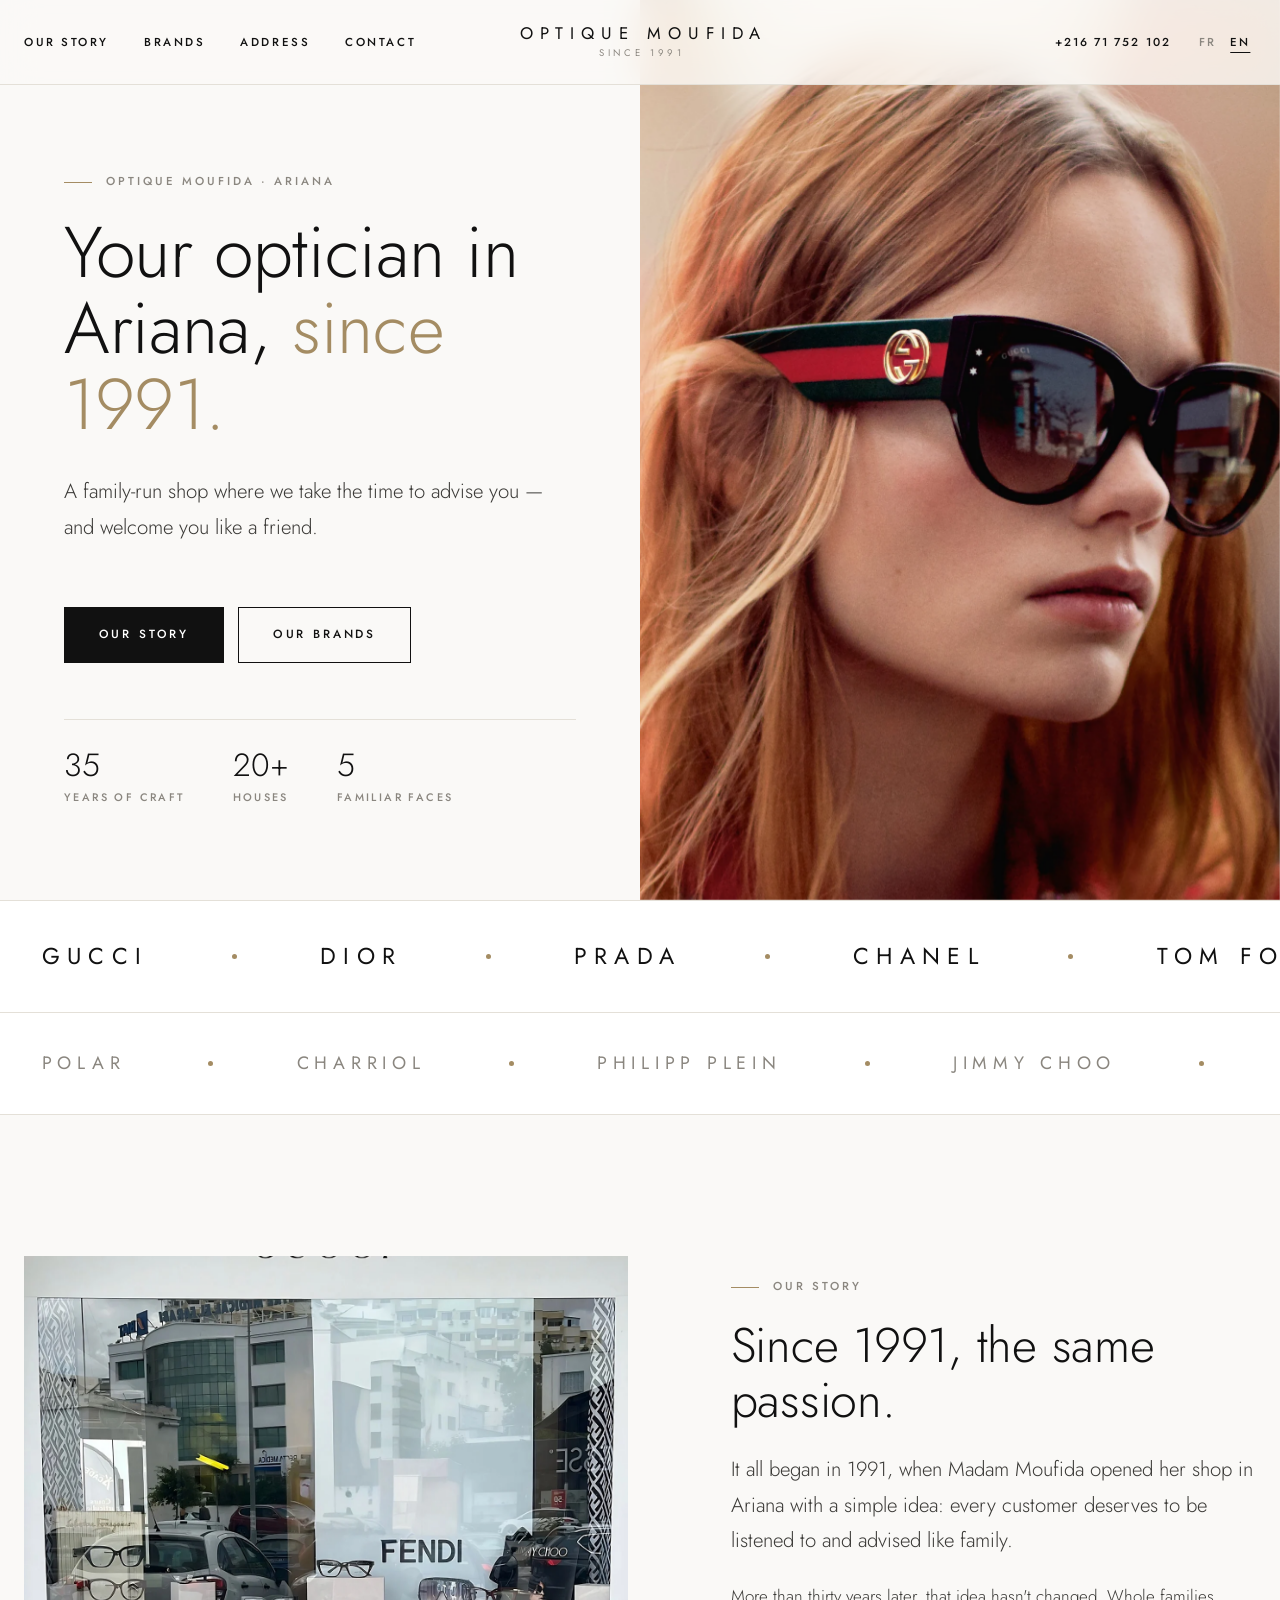
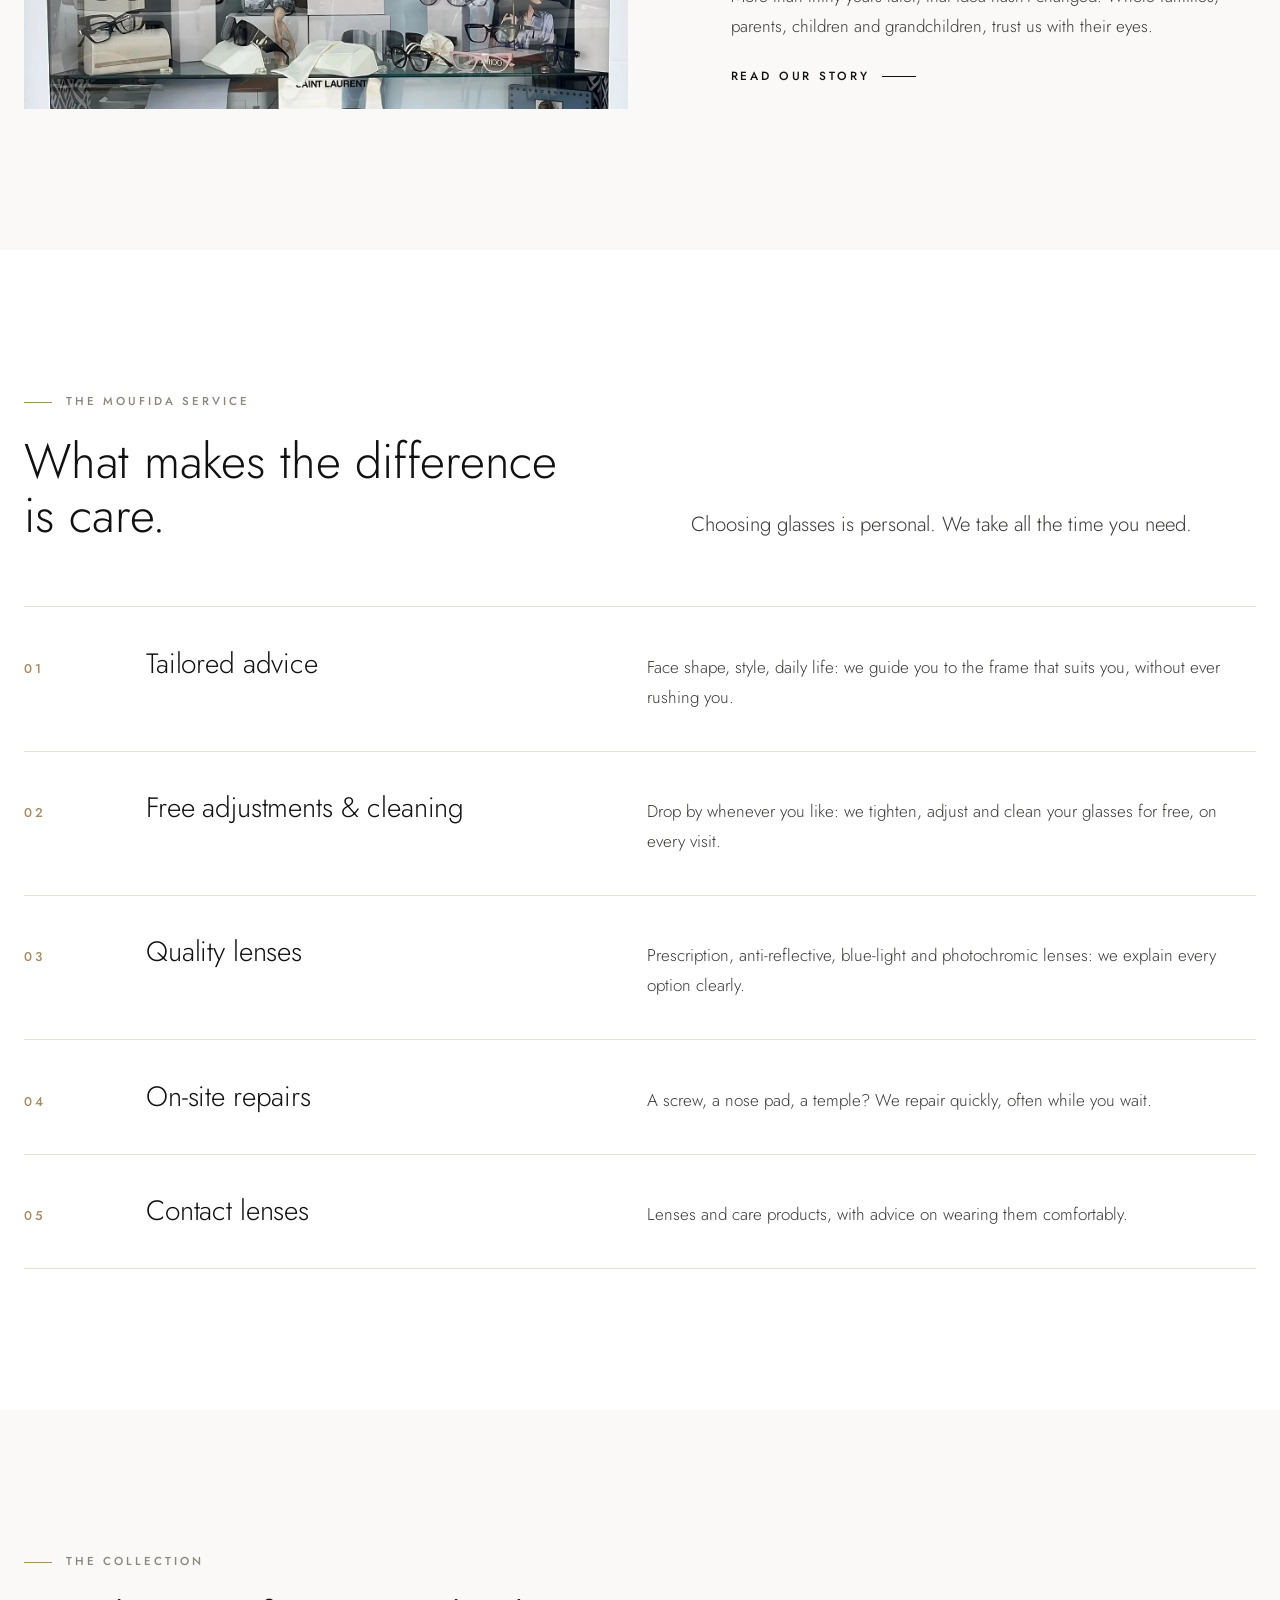
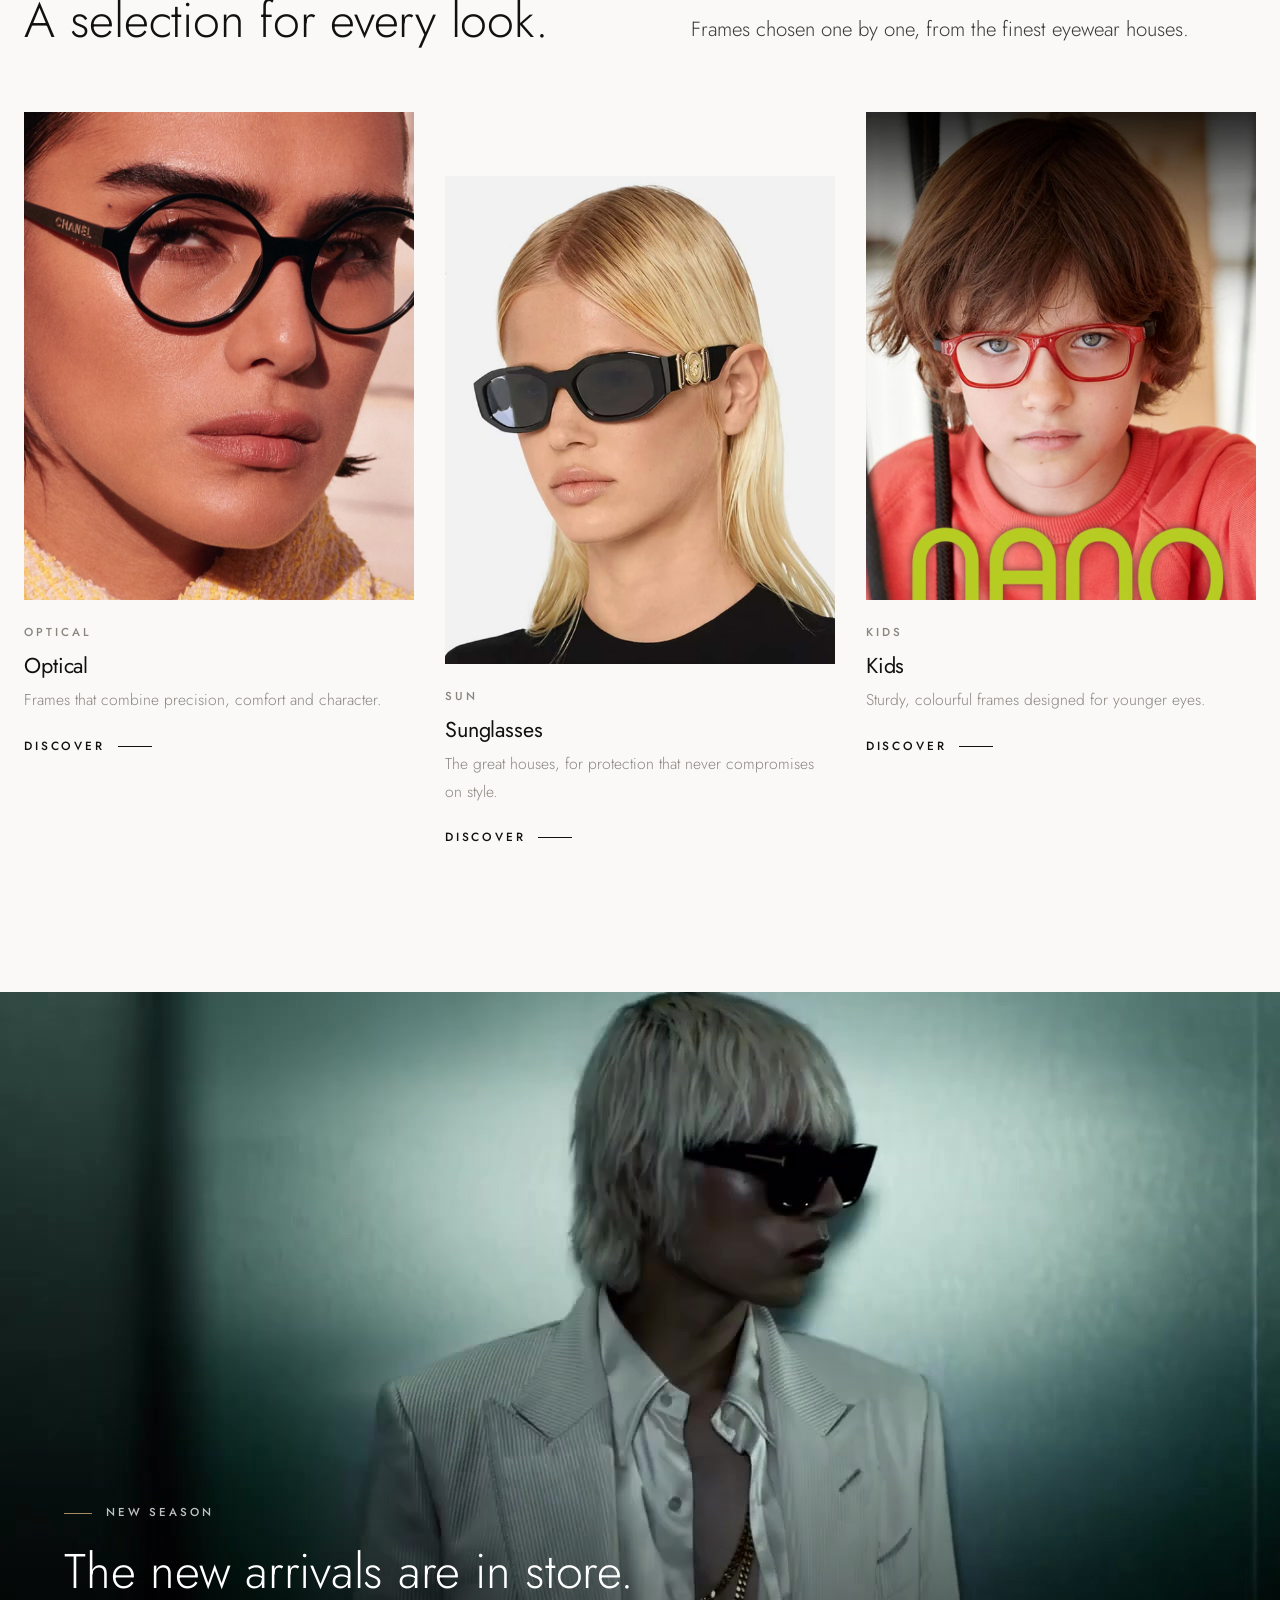
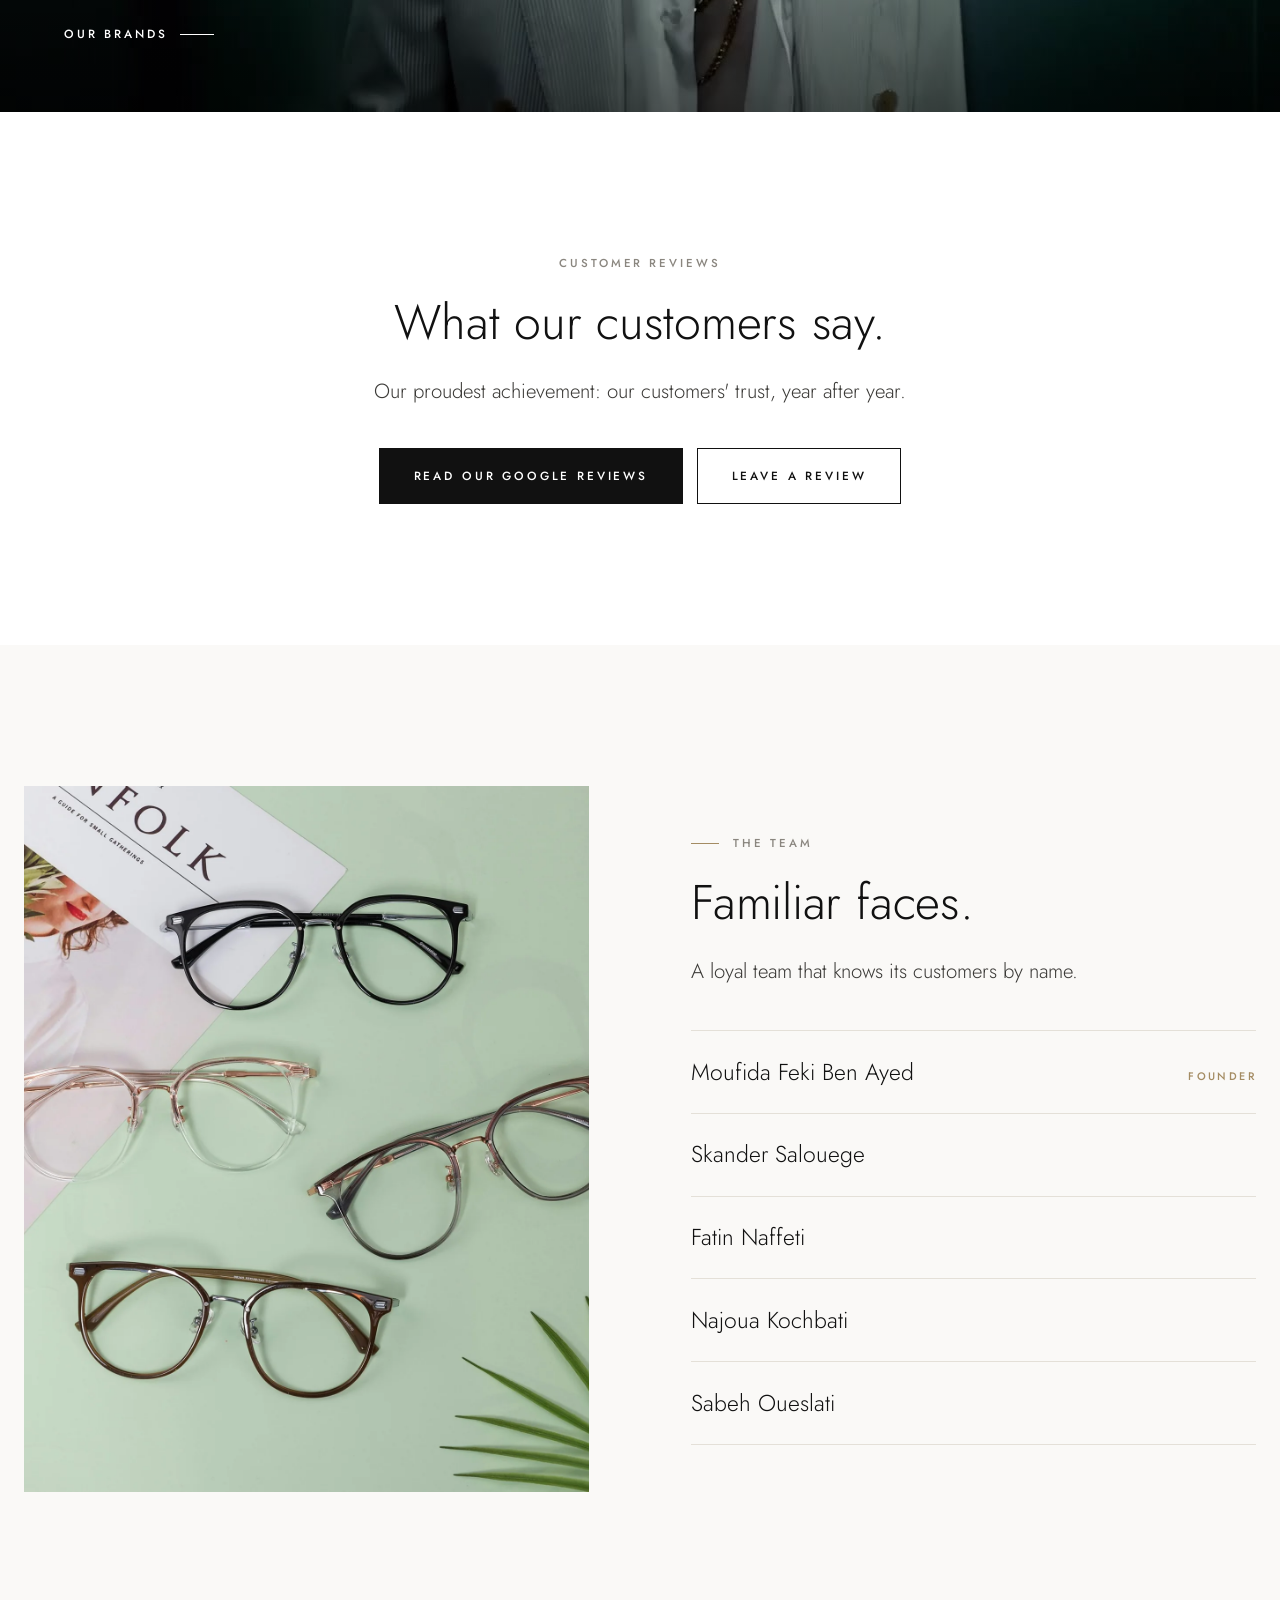
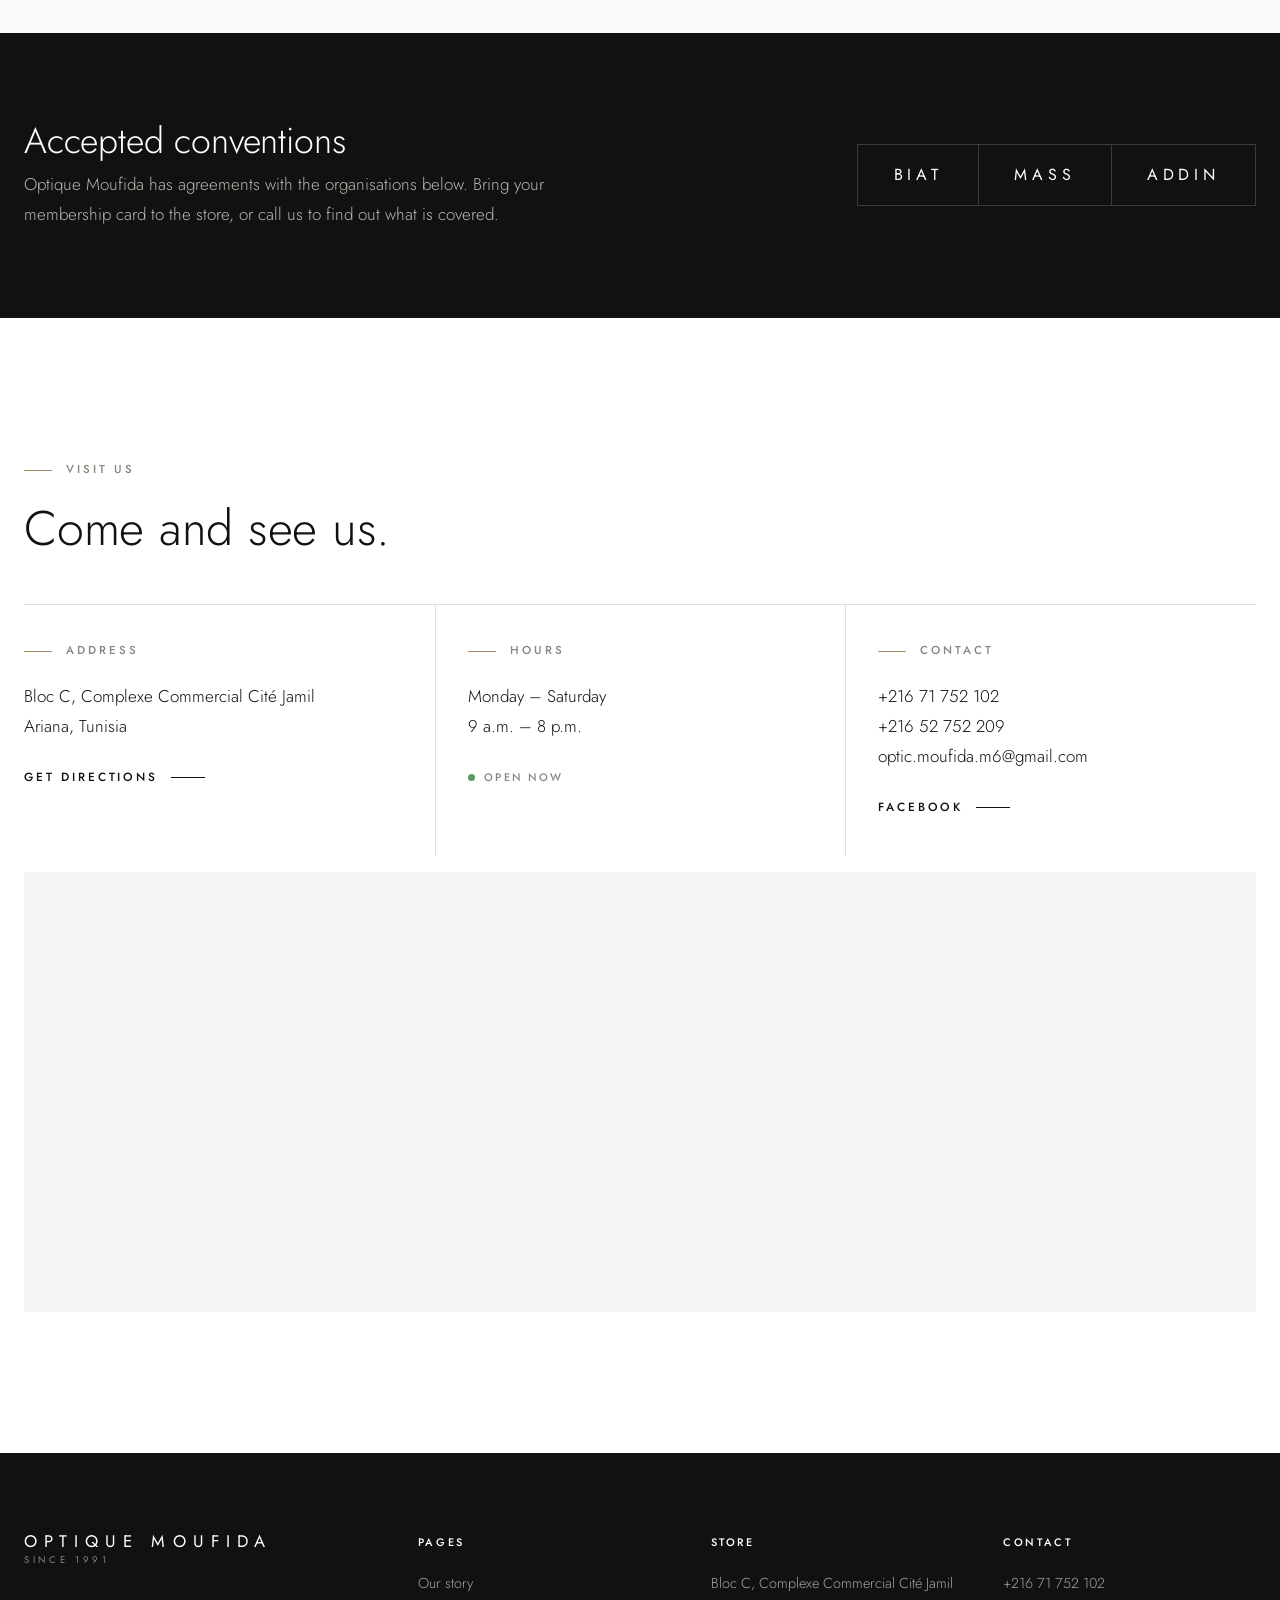
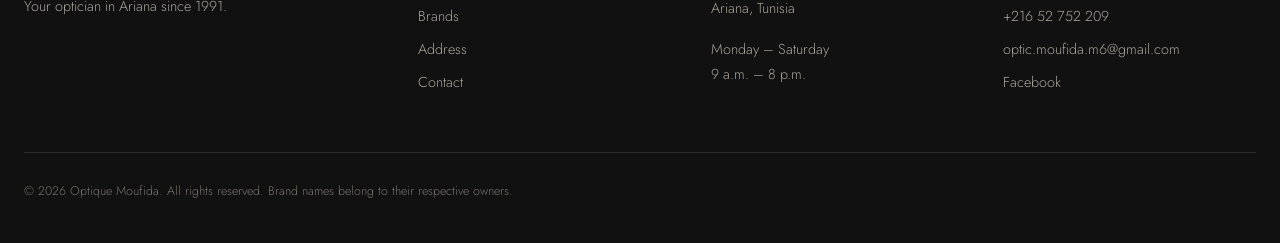
<file: index.html>
<!DOCTYPE html>
<html lang="fr" class="no-js">
<head>
<meta charset="utf-8">
<meta name="viewport" content="width=device-width, initial-scale=1">
<title>Optique Moufida — Votre opticien à Ariana depuis 1991</title>
<meta name="description" content="Opticien familial à Ariana depuis 1991 : conseil personnalisé, grandes marques de lunettes de vue et de soleil, montures enfants, lentilles et réparations.">
<link rel="canonical" href="https://www.opticmoufida.com/">
<meta property="og:type" content="website">
<meta property="og:title" content="Optique Moufida — Votre opticien à Ariana depuis 1991">
<meta property="og:description" content="Opticien familial à Ariana depuis 1991 : conseil personnalisé, grandes marques de lunettes de vue et de soleil, montures enfants, lentilles et réparations.">
<meta property="og:image" content="https://www.opticmoufida.com/assets/img/hero.webp">
<meta name="theme-color" content="#faf9f7">
<link rel="icon" type="image/png" sizes="32x32" href="assets/img/icon-32.png">
<link rel="apple-touch-icon" href="assets/img/icon-180.png">
<link rel="preload" href="assets/fonts/jost-latin-300-normal.woff2" as="font" type="font/woff2" crossorigin>
<link rel="stylesheet" href="assets/css/style.css">
<script type="application/ld+json">
{"@context":"https://schema.org","@type":"Optician","name":"Optique Moufida","url":"https://www.opticmoufida.com","image":"https://www.opticmoufida.com/assets/img/store-interior.webp","telephone":"+21671752102","email":"optic.moufida.m6@gmail.com","foundingDate":"1991","founder":{"@type":"Person","name":"Moufida Feki Ben Ayed"},"address":{"@type":"PostalAddress","streetAddress":"Bloc C, Complexe Commercial Cité Jamil","addressLocality":"Ariana","addressCountry":"TN"},"geo":{"@type":"GeoCoordinates","latitude":36.8475875,"longitude":10.1664531},"openingHoursSpecification":[{"@type":"OpeningHoursSpecification","dayOfWeek":["Monday","Tuesday","Wednesday","Thursday","Friday","Saturday"],"opens":"09:00","closes":"20:00"}],"sameAs":["https://www.facebook.com/OptiqueMoufida/","https://maps.google.com/?cid=4160208341374150172"]}
</script>
</head>
<body data-title="meta.home.title">
<a class="skip-link" href="#main" data-i18n="skip">Aller au contenu</a>
<header class="site-header is-solid">
  <div class="header-inner">
    <nav class="nav" id="site-nav" aria-label="Main">
      <a href="about.html" data-i18n="nav.about">Notre histoire</a>
      <a href="collection.html" data-i18n="nav.collection">Marques</a>
      <a href="address.html" data-i18n="nav.address">Adresse</a>
      <a href="contact.html" data-i18n="nav.contact">Contact</a>
    </nav>
    <a class="wordmark" href="index.html" aria-label="Optique Moufida"><strong>Optique Moufida</strong><small data-i18n="brand.since">Depuis 1991</small></a>
    <div class="header-tools">
      <a class="call" href="tel:+21671752102">+216 71 752 102</a>
      <div class="lang-switch" role="group" aria-label="Langue / Language">
        <button type="button" data-lang="fr" aria-pressed="true">FR</button>
        <button type="button" data-lang="en" aria-pressed="false">EN</button>
      </div>
      <button class="menu-toggle" type="button" aria-controls="site-nav" aria-expanded="false" data-i18n-attr="aria-label:nav.menu" aria-label="Menu"><span></span><span></span><span></span></button>
    </div>
  </div>
</header>

<main id="main">
<section class="hero">
  <div class="hero-text">
    <span class="label" data-i18n="home.eyebrow">Optique Moufida · Ariana</span>
    <h1 data-i18n-html="home.h1">Votre opticien à Ariana, <em>depuis 1991.</em></h1>
    <p class="lead" data-i18n="home.lead">Une maison familiale où l'on prend le temps de vous conseiller — et où l'on vous accueille comme un ami.</p>
    <div class="btn-row">
      <a class="btn" href="about.html" data-i18n="home.cta1">Notre histoire</a>
      <a class="btn btn--line" href="collection.html" data-i18n="home.cta2">Nos marques</a>
    </div>
    <div class="hero-meta">
      <div><strong data-years>35</strong><span data-i18n="home.meta.years">ans de métier</span></div>
      <div><strong data-brand-count>20+</strong><span data-i18n="home.meta.brands">maisons</span></div>
      <div><strong>5</strong><span data-i18n="home.meta.free">visages familiers</span></div>
    </div>
  </div>
  <div class="hero-media"><img src="assets/img/hero.webp" alt="" fetchpriority="high"></div>
</section>

<div class="roll" aria-label="Brands"><div class="roll-track"><span>Gucci</span><span>Dior</span><span>Prada</span><span>Chanel</span><span>Tom Ford</span><span>Fendi</span><span>Ray-Ban</span><span>Emporio Armani</span><span>Lacoste</span><span>David Beckham</span><span>Nano Vista</span><span>Swing</span><span>Cartier</span><span>Saint Laurent</span><span>Versace</span><span>Giorgio Armani</span><span>Jimmy Choo</span><span>Philipp Plein</span><span>Charriol</span><span>Polar</span><span>Gucci</span><span>Dior</span><span>Prada</span><span>Chanel</span><span>Tom Ford</span><span>Fendi</span><span>Ray-Ban</span><span>Emporio Armani</span><span>Lacoste</span><span>David Beckham</span><span>Nano Vista</span><span>Swing</span><span>Cartier</span><span>Saint Laurent</span><span>Versace</span><span>Giorgio Armani</span><span>Jimmy Choo</span><span>Philipp Plein</span><span>Charriol</span><span>Polar</span></div></div>
<div class="roll roll--reverse" aria-hidden="true"><div class="roll-track"><span>Polar</span><span>Charriol</span><span>Philipp Plein</span><span>Jimmy Choo</span><span>Giorgio Armani</span><span>Versace</span><span>Saint Laurent</span><span>Cartier</span><span>Swing</span><span>Nano Vista</span><span>David Beckham</span><span>Lacoste</span><span>Emporio Armani</span><span>Ray-Ban</span><span>Fendi</span><span>Tom Ford</span><span>Chanel</span><span>Prada</span><span>Dior</span><span>Gucci</span><span>Polar</span><span>Charriol</span><span>Philipp Plein</span><span>Jimmy Choo</span><span>Giorgio Armani</span><span>Versace</span><span>Saint Laurent</span><span>Cartier</span><span>Swing</span><span>Nano Vista</span><span>David Beckham</span><span>Lacoste</span><span>Emporio Armani</span><span>Ray-Ban</span><span>Fendi</span><span>Tom Ford</span><span>Chanel</span><span>Prada</span><span>Dior</span><span>Gucci</span></div></div>


<section class="section">
  <div class="container split split--wide">
    <div class="media media--landscape reveal"><img src="assets/img/store-interior.webp" alt="Optique Moufida — vitrine" loading="lazy" style="object-position:50% 35%"></div>
    <div class="reveal">
      <span class="label" data-i18n="story.eyebrow">Notre histoire</span>
      <h2 data-i18n="story.title">Depuis 1991, la même passion.</h2>
      <p class="lead" data-i18n="story.p1">Tout commence en 1991, quand Madame Moufida ouvre sa boutique à Ariana avec une idée simple : chaque client mérite d'être écouté et conseillé comme un proche.</p>
      <p data-i18n="story.p2">Plus de trente ans plus tard, cette idée n'a pas changé. Des familles entières, parents, enfants et petits-enfants, nous confient leurs yeux.</p>
      <a class="more" href="about.html" data-i18n="story.more">Lire notre histoire</a>
    </div>
  </div>
</section>

<section class="section section--paper">
  <div class="container">
    <div class="split" style="align-items:end">
      <div class="reveal"><span class="label" data-i18n="service.eyebrow">Le service Moufida</span><h2 data-i18n="service.title" style="margin:0">Ce qui fait la différence, c'est l'attention.</h2></div>
      <p class="lead reveal" data-i18n="service.sub" style="margin:0">Choisir des lunettes, c'est personnel. Nous prenons le temps qu'il faut.</p>
    </div>
    <div class="services"><div class="service-row reveal"><span class="num">01</span><h3 data-i18n="service.1.title">Un conseil sur mesure</h3><p data-i18n="service.1.text">Forme du visage, style, usage au quotidien : nous vous guidons vers la monture qui vous ressemble, sans jamais vous presser.</p></div><div class="service-row reveal"><span class="num">02</span><h3 data-i18n="service.2.title">Ajustage et nettoyage offerts</h3><p data-i18n="service.2.text">Passez quand vous voulez : nous resserrons, ajustons et nettoyons vos lunettes gratuitement, à chaque visite.</p></div><div class="service-row reveal"><span class="num">03</span><h3 data-i18n="service.3.title">Des verres de qualité</h3><p data-i18n="service.3.text">Verres correcteurs, antireflet, anti-lumière bleue, photochromiques : nous vous expliquons chaque option clairement.</p></div><div class="service-row reveal"><span class="num">04</span><h3 data-i18n="service.4.title">Réparations sur place</h3><p data-i18n="service.4.text">Une vis, une plaquette, une branche ? Nous réparons rapidement, souvent pendant que vous attendez.</p></div><div class="service-row reveal"><span class="num">05</span><h3 data-i18n="service.5.title">Lentilles de contact</h3><p data-i18n="service.5.text">Lentilles et produits d'entretien, avec des conseils pour bien les porter.</p></div></div>
  </div>
</section>

<section class="section">
  <div class="container">
    <div class="split" style="align-items:end;margin-bottom:4rem">
      <div class="reveal"><span class="label" data-i18n="coll.eyebrow">La collection</span><h2 data-i18n="coll.title" style="margin:0">Une sélection pour chaque regard.</h2></div>
      <p class="lead reveal" data-i18n="coll.sub" style="margin:0">Des montures choisies une à une, parmi les plus belles maisons de lunetterie.</p>
    </div>
    <div class="collection"><a class="col-item reveal" href="collection.html"><div class="media"><img src="assets/img/col-optical.webp" alt="" loading="lazy"></div><span class="label" data-i18n="cat.optical">Vue</span><h3 data-i18n="coll.optical.title">Lunettes de vue</h3><p data-i18n="coll.optical.text">Des montures qui allient précision, confort et caractère.</p><span class="more" data-i18n="coll.cta">Découvrir</span></a><a class="col-item reveal" href="collection.html"><div class="media"><img src="assets/img/col-sun.webp" alt="" loading="lazy"></div><span class="label" data-i18n="cat.sun">Soleil</span><h3 data-i18n="coll.sun.title">Lunettes de soleil</h3><p data-i18n="coll.sun.text">Les grandes maisons, pour une protection qui ne sacrifie rien au style.</p><span class="more" data-i18n="coll.cta">Découvrir</span></a><a class="col-item reveal" href="collection.html"><div class="media"><img src="assets/img/col-kids.webp" alt="" loading="lazy"></div><span class="label" data-i18n="cat.kids">Enfants</span><h3 data-i18n="coll.kids.title">Enfants</h3><p data-i18n="coll.kids.text">Des montures solides et colorées, pensées pour les plus jeunes.</p><span class="more" data-i18n="coll.cta">Découvrir</span></a></div>
  </div>
</section>


<section class="film">
  <video autoplay muted loop playsinline preload="metadata" poster="assets/img/film-poster.jpg" aria-hidden="true"><source src="assets/video/film.mp4" type="video/mp4"></video>
  <div class="film-caption"><span class="label" data-i18n="film.eyebrow">Nouvelle saison</span><h2 data-i18n="film.title">Les nouveautés sont arrivées en boutique.</h2><a class="more" href="collection.html" data-i18n="film.cta">Nos marques</a></div>
</section>

<section class="section section--paper" id="avis">
  <div class="narrow center">
    <span class="label reveal" data-i18n="reviews.eyebrow">Avis clients</span>
    <h2 class="reveal" data-i18n="reviews.title">Ce que disent nos clients.</h2>
    <p class="lead reveal" data-i18n="reviews.sub">Notre plus belle fierté : la confiance de nos clients, année après année.</p>
    <div class="reviews" id="reviews"></div>
    <div class="btn-row reveal">
      <a class="btn" href="https://maps.google.com/?cid=4160208341374150172" target="_blank" rel="noopener" data-i18n="reviews.cta">Lire les avis sur Google</a>
      <a class="btn btn--line" href="https://maps.google.com/?cid=4160208341374150172" target="_blank" rel="noopener" data-i18n="reviews.write">Laisser un avis</a>
    </div>
  </div>
</section>

<section class="section" id="team">
  <div class="container split">
    <div class="media reveal"><img src="assets/img/atelier.webp" alt="" loading="lazy"></div>
    <div class="reveal">
      <span class="label" data-i18n="team.eyebrow">L'équipe</span>
      <h2 data-i18n="team.title">Des visages que l'on connaît.</h2>
      <p class="lead" data-i18n="team.sub">Une équipe fidèle, qui connaît ses clients par leur prénom.</p>
      <ul class="team-list"><li><strong>Moufida Feki Ben Ayed</strong><span data-i18n="team.founder">Fondatrice</span></li><li><strong>Skander Salouege</strong></li><li><strong>Fatin Naffeti</strong></li><li><strong>Najoua Kochbati</strong></li><li><strong>Sabeh Oueslati</strong></li></ul>
    </div>
  </div>
</section>

<section class="section section--dark" id="conventions" style="padding:clamp(3.5rem,7vw,5.5rem) 0">
  <div class="container conv reveal">
    <div><h2 data-i18n="conv.title">Conventions acceptées</h2><p data-i18n="conv.text">Optique Moufida est conventionnée avec les organismes ci-dessous. Présentez votre carte d'adhérent en boutique, ou appelez-nous pour connaître les conditions de prise en charge.</p></div>
    <ul class="conv-list"><li>BIAT</li><li>MASS</li><li>ADDIN</li></ul>
  </div>
</section>

<section class="section section--paper" id="visit">
  <div class="container">
    <span class="label reveal" data-i18n="visit.eyebrow">Nous rendre visite</span>
    <h2 class="reveal" data-i18n="visit.title">Passez nous voir.</h2>
    <div class="visit-grid reveal">
      <div><span class="label" data-i18n="visit.address">Adresse</span><p data-i18n-html="visit.addressValue">Bloc C, Complexe Commercial Cité Jamil<br>Ariana, Tunisie</p><a class="more" href="https://www.google.com/maps/dir/?api=1&destination=36.8475875,10.1664531" target="_blank" rel="noopener" data-i18n="visit.directions">Itinéraire</a></div>
      <div><span class="label" data-i18n="visit.hours">Horaires</span><p data-i18n-html="visit.hoursValue">Lundi – Samedi<br>9h00 – 20h00</p><span class="open-status"></span></div>
      <div><span class="label" data-i18n="visit.contact">Contact</span><p><a href="tel:+21671752102">+216 71 752 102</a><br><a href="tel:+21652752209">+216 52 752 209</a><br><a href="mailto:optic.moufida.m6@gmail.com">optic.moufida.m6@gmail.com</a></p><a class="more" href="https://www.facebook.com/OptiqueMoufida/" target="_blank" rel="noopener">Facebook</a></div>
    </div>
    <div class="map reveal"><iframe src="https://www.google.com/maps?q=36.8475875,10.1664531&z=17&output=embed" loading="lazy" referrerpolicy="no-referrer-when-downgrade" title="Google Maps"></iframe></div>
  </div>
</section>

</main>
<footer class="site-footer">
  <div class="container">
    <div class="footer-grid">
      <div><a class="wordmark" href="index.html" aria-label="Optique Moufida"><strong>Optique Moufida</strong><small data-i18n="brand.since">Depuis 1991</small></a><p style="margin-top:1.4rem" data-i18n="footer.tagline">Votre opticien à Ariana depuis 1991.</p></div>
      <div>
        <h4 data-i18n="footer.explore">Pages</h4>
        <ul>
          <li><a href="about.html" data-i18n="nav.about">Notre histoire</a></li>
          <li><a href="collection.html" data-i18n="nav.collection">Marques</a></li>
          <li><a href="address.html" data-i18n="nav.address">Adresse</a></li>
          <li><a href="contact.html" data-i18n="nav.contact">Contact</a></li>
        </ul>
      </div>
      <div>
        <h4 data-i18n="footer.visit">Boutique</h4>
        <p data-i18n-html="visit.addressValue">Bloc C, Complexe Commercial Cité Jamil<br>Ariana, Tunisie</p>
        <p data-i18n-html="visit.hoursValue">Lundi – Samedi<br>9h00 – 20h00</p>
      </div>
      <div>
        <h4 data-i18n="footer.contact">Contact</h4>
        <ul>
          <li><a href="tel:+21671752102">+216 71 752 102</a></li>
          <li><a href="tel:+21652752209">+216 52 752 209</a></li>
          <li><a href="mailto:optic.moufida.m6@gmail.com">optic.moufida.m6@gmail.com</a></li>
          <li><a href="https://www.facebook.com/OptiqueMoufida/" target="_blank" rel="noopener" data-i18n="footer.follow">Facebook</a></li>
        </ul>
      </div>
    </div>
    <div class="footer-bottom">© <span data-year>2026</span> Optique Moufida. <span data-i18n="footer.rights">Tous droits réservés.</span> <span data-i18n="footer.brands">Les marques citées appartiennent à leurs propriétaires respectifs.</span></div>
  </div>
</footer>
<script src="assets/js/i18n.js"></script>
<script src="assets/js/brands.js"></script>
<script src="assets/js/reviews.js"></script>
<script src="assets/js/main.js"></script>
</body>
</html>
</file>
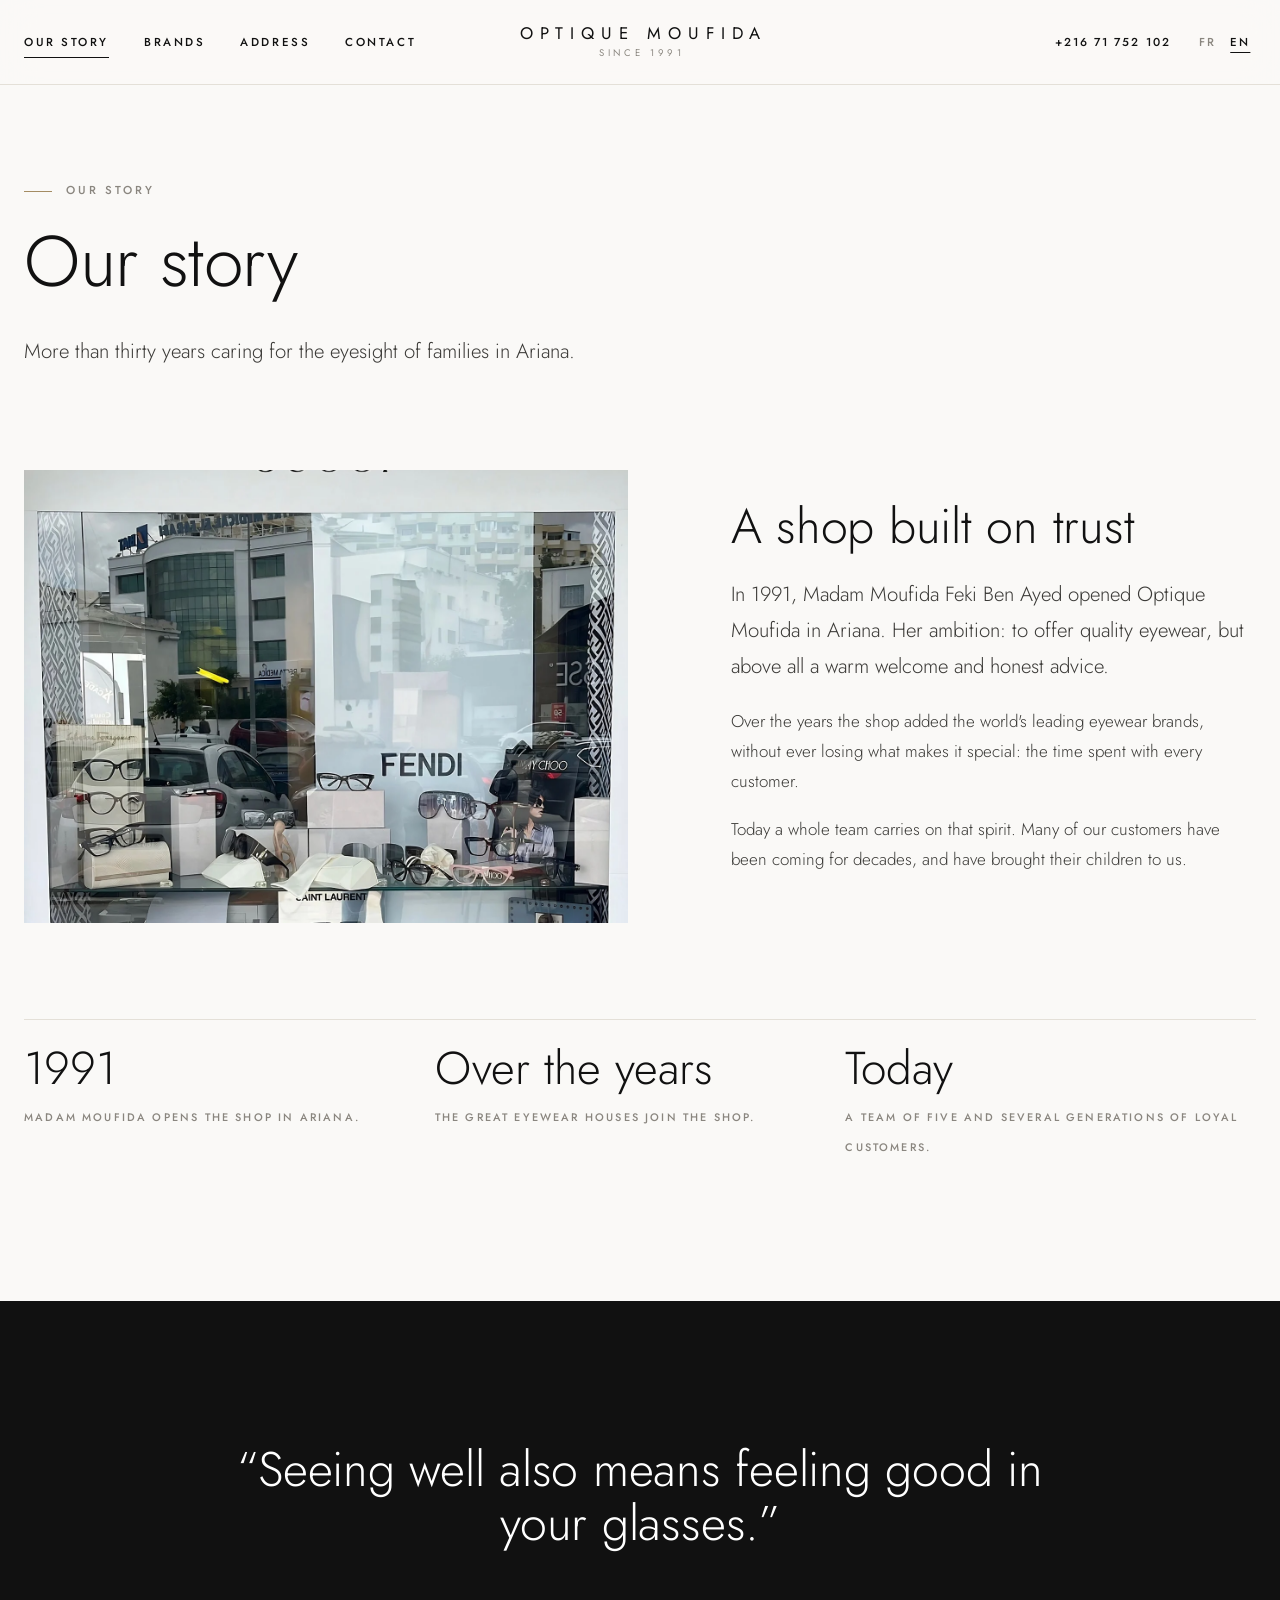
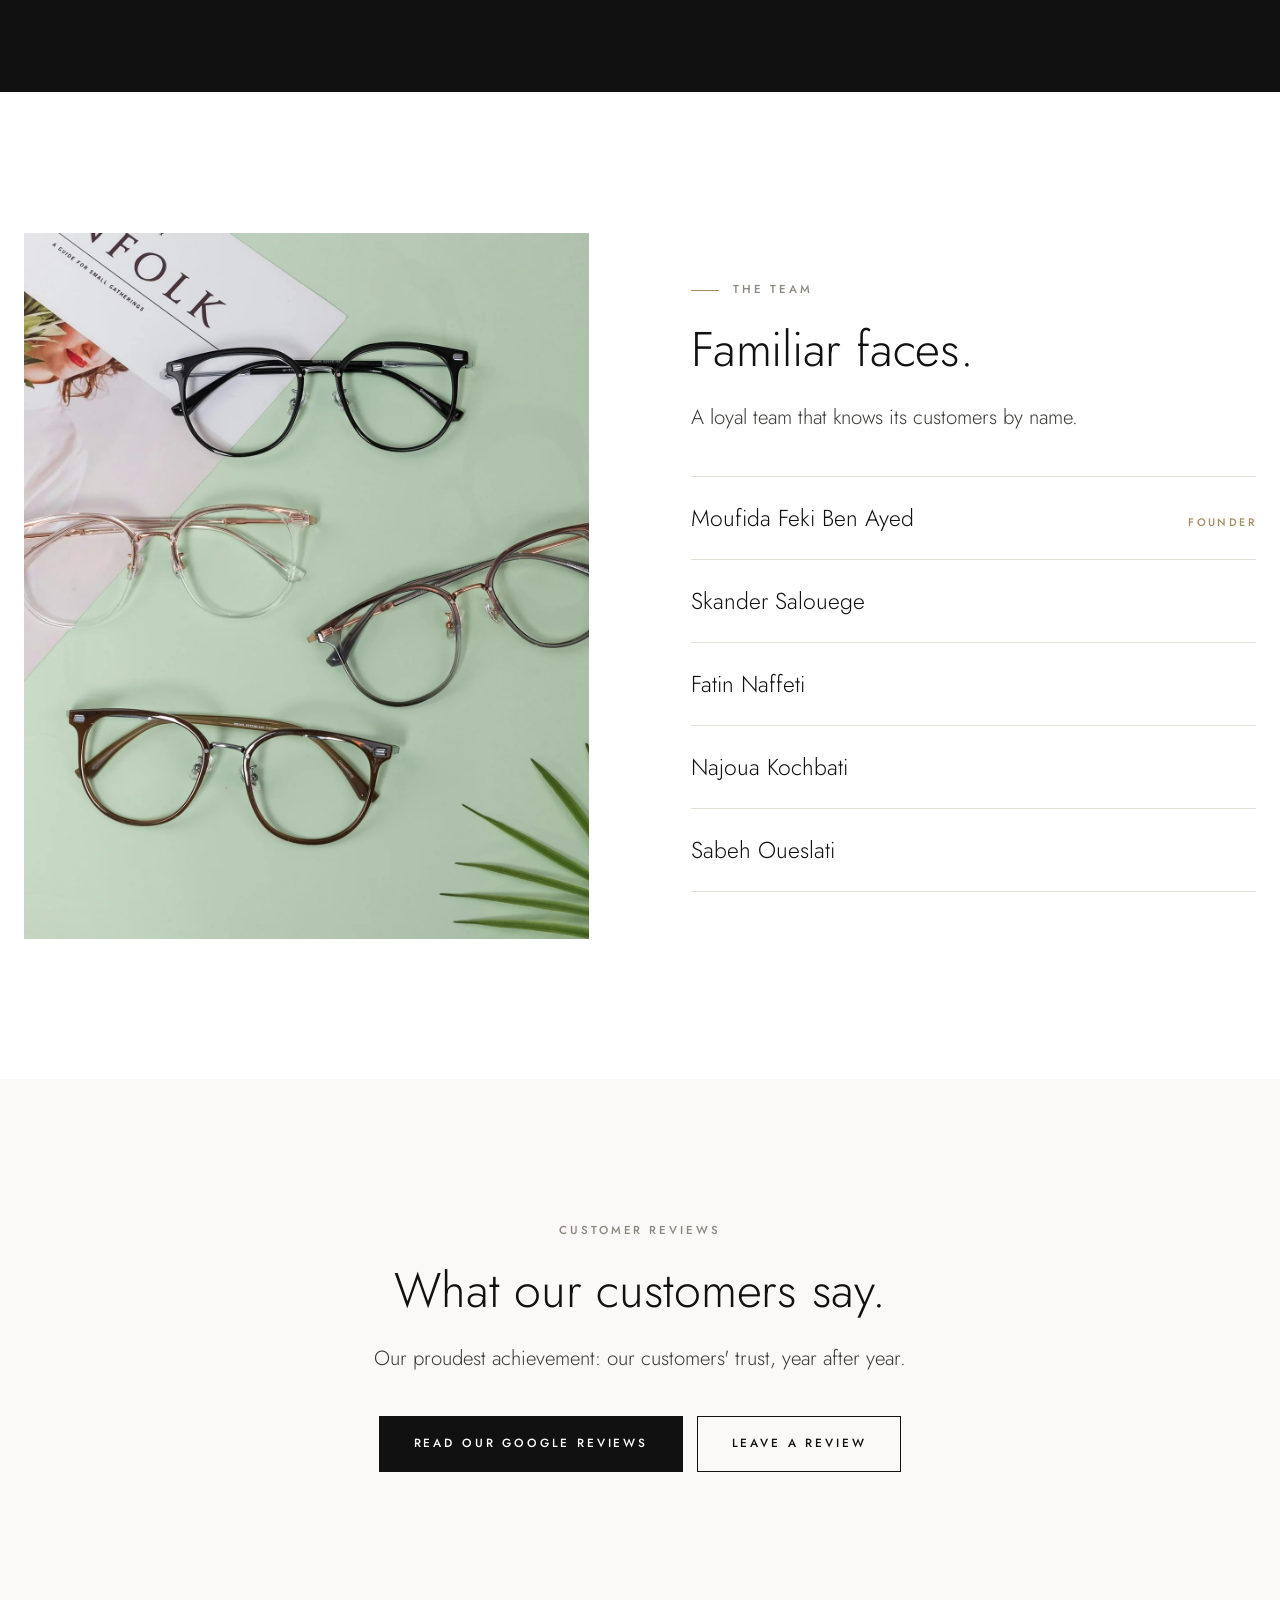
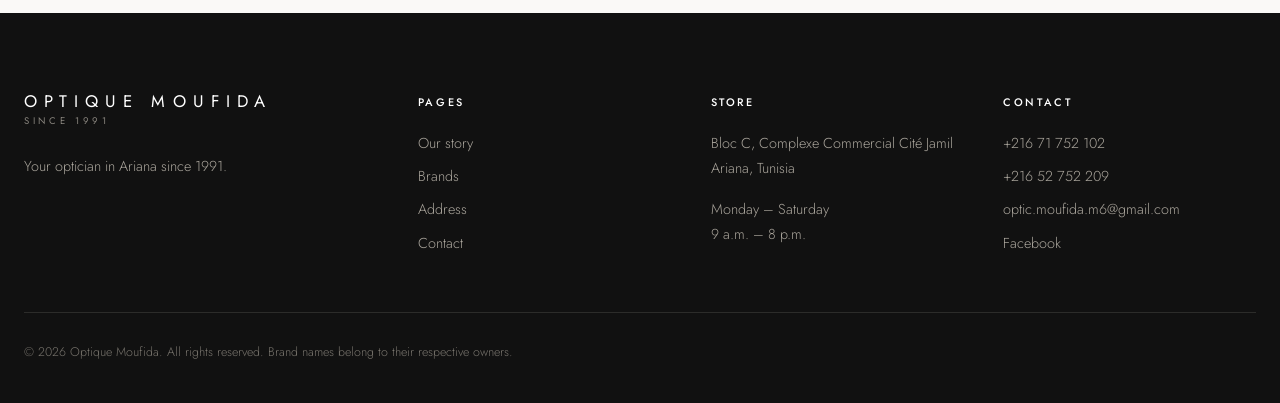
<file: about.html>
<!DOCTYPE html>
<html lang="fr" class="no-js">
<head>
<meta charset="utf-8">
<meta name="viewport" content="width=device-width, initial-scale=1">
<title>Notre histoire — Optique Moufida</title>
<meta name="description" content="Opticien familial à Ariana depuis 1991 : conseil personnalisé, grandes marques de lunettes de vue et de soleil, montures enfants, lentilles et réparations.">
<link rel="canonical" href="https://www.opticmoufida.com/about">
<meta property="og:type" content="website">
<meta property="og:title" content="Notre histoire — Optique Moufida">
<meta property="og:description" content="Opticien familial à Ariana depuis 1991 : conseil personnalisé, grandes marques de lunettes de vue et de soleil, montures enfants, lentilles et réparations.">
<meta property="og:image" content="https://www.opticmoufida.com/assets/img/hero.webp">
<meta name="theme-color" content="#faf9f7">
<link rel="icon" type="image/png" sizes="32x32" href="assets/img/icon-32.png">
<link rel="apple-touch-icon" href="assets/img/icon-180.png">
<link rel="preload" href="assets/fonts/jost-latin-300-normal.woff2" as="font" type="font/woff2" crossorigin>
<link rel="stylesheet" href="assets/css/style.css">
</head>
<body data-title="meta.about.title">
<a class="skip-link" href="#main" data-i18n="skip">Aller au contenu</a>
<header class="site-header is-solid">
  <div class="header-inner">
    <nav class="nav" id="site-nav" aria-label="Main">
      <a href="about.html" data-i18n="nav.about" aria-current="page">Notre histoire</a>
      <a href="collection.html" data-i18n="nav.collection">Marques</a>
      <a href="address.html" data-i18n="nav.address">Adresse</a>
      <a href="contact.html" data-i18n="nav.contact">Contact</a>
    </nav>
    <a class="wordmark" href="index.html" aria-label="Optique Moufida"><strong>Optique Moufida</strong><small data-i18n="brand.since">Depuis 1991</small></a>
    <div class="header-tools">
      <a class="call" href="tel:+21671752102">+216 71 752 102</a>
      <div class="lang-switch" role="group" aria-label="Langue / Language">
        <button type="button" data-lang="fr" aria-pressed="true">FR</button>
        <button type="button" data-lang="en" aria-pressed="false">EN</button>
      </div>
      <button class="menu-toggle" type="button" aria-controls="site-nav" aria-expanded="false" data-i18n-attr="aria-label:nav.menu" aria-label="Menu"><span></span><span></span><span></span></button>
    </div>
  </div>
</header>

<main id="main">
<section class="page-hero">
  <div class="container"><span class="label" data-i18n="story.eyebrow">Notre histoire</span><h1 data-i18n="about.title">Notre histoire</h1><p class="lead" data-i18n="about.lead">Plus de trente ans au service de la vue des familles d'Ariana.</p></div>
</section>

<section class="section" style="padding-top:0">
  <div class="container split split--wide">
    <div class="media media--landscape reveal"><img src="assets/img/store-interior.webp" alt="Optique Moufida — vitrine" style="object-position:50% 35%"></div>
    <div class="reveal">
      <h2 data-i18n="about.h1">Une boutique fondée sur la confiance</h2>
      <p class="lead" data-i18n="about.p1">En 1991, Madame Moufida Feki Ben Ayed ouvre Optique Moufida à Ariana. Son ambition : offrir des lunettes de qualité, mais surtout un accueil chaleureux et un conseil honnête.</p>
      <p data-i18n="about.p2">Au fil des années, la boutique s'est enrichie des plus grandes marques de lunetterie, sans jamais perdre ce qui fait son âme : le temps passé avec chaque client.</p>
      <p data-i18n="about.p3">Aujourd'hui, toute une équipe perpétue cet esprit. Beaucoup de nos clients viennent depuis des décennies, et nous ont fait connaître à leurs enfants.</p>
    </div>
  </div>
  <div class="container">
    <div class="stats reveal" style="margin-top:6rem">
      <div><strong data-i18n="about.t1.year">1991</strong><span data-i18n="about.t1.text">Madame Moufida ouvre la boutique à Ariana.</span></div>
      <div><strong data-i18n="about.t2.year">Au fil des ans</strong><span data-i18n="about.t2.text">Les plus grandes maisons de lunetterie rejoignent la boutique.</span></div>
      <div><strong data-i18n="about.t3.year">Aujourd'hui</strong><span data-i18n="about.t3.text">Une équipe de cinq personnes et plusieurs générations de clients fidèles.</span></div>
    </div>
  </div>
</section>
<section class="section section--dark center">
  <div class="narrow"><h2 class="reveal" data-i18n="about.quote" style="margin:0">« Bien voir, c'est aussi se sentir bien dans ses lunettes. »</h2></div>
</section>
<section class="section section--paper" id="team">
  <div class="container split">
    <div class="media reveal"><img src="assets/img/atelier.webp" alt="" loading="lazy"></div>
    <div class="reveal">
      <span class="label" data-i18n="team.eyebrow">L'équipe</span>
      <h2 data-i18n="team.title">Des visages que l'on connaît.</h2>
      <p class="lead" data-i18n="team.sub">Une équipe fidèle, qui connaît ses clients par leur prénom.</p>
      <ul class="team-list"><li><strong>Moufida Feki Ben Ayed</strong><span data-i18n="team.founder">Fondatrice</span></li><li><strong>Skander Salouege</strong></li><li><strong>Fatin Naffeti</strong></li><li><strong>Najoua Kochbati</strong></li><li><strong>Sabeh Oueslati</strong></li></ul>
    </div>
  </div>
</section>

<section class="section" id="avis">
  <div class="narrow center">
    <span class="label reveal" data-i18n="reviews.eyebrow">Avis clients</span>
    <h2 class="reveal" data-i18n="reviews.title">Ce que disent nos clients.</h2>
    <p class="lead reveal" data-i18n="reviews.sub">Notre plus belle fierté : la confiance de nos clients, année après année.</p>
    <div class="reviews" id="reviews"></div>
    <div class="btn-row reveal">
      <a class="btn" href="https://maps.google.com/?cid=4160208341374150172" target="_blank" rel="noopener" data-i18n="reviews.cta">Lire les avis sur Google</a>
      <a class="btn btn--line" href="https://maps.google.com/?cid=4160208341374150172" target="_blank" rel="noopener" data-i18n="reviews.write">Laisser un avis</a>
    </div>
  </div>
</section>

</main>
<footer class="site-footer">
  <div class="container">
    <div class="footer-grid">
      <div><a class="wordmark" href="index.html" aria-label="Optique Moufida"><strong>Optique Moufida</strong><small data-i18n="brand.since">Depuis 1991</small></a><p style="margin-top:1.4rem" data-i18n="footer.tagline">Votre opticien à Ariana depuis 1991.</p></div>
      <div>
        <h4 data-i18n="footer.explore">Pages</h4>
        <ul>
          <li><a href="about.html" data-i18n="nav.about">Notre histoire</a></li>
          <li><a href="collection.html" data-i18n="nav.collection">Marques</a></li>
          <li><a href="address.html" data-i18n="nav.address">Adresse</a></li>
          <li><a href="contact.html" data-i18n="nav.contact">Contact</a></li>
        </ul>
      </div>
      <div>
        <h4 data-i18n="footer.visit">Boutique</h4>
        <p data-i18n-html="visit.addressValue">Bloc C, Complexe Commercial Cité Jamil<br>Ariana, Tunisie</p>
        <p data-i18n-html="visit.hoursValue">Lundi – Samedi<br>9h00 – 20h00</p>
      </div>
      <div>
        <h4 data-i18n="footer.contact">Contact</h4>
        <ul>
          <li><a href="tel:+21671752102">+216 71 752 102</a></li>
          <li><a href="tel:+21652752209">+216 52 752 209</a></li>
          <li><a href="mailto:optic.moufida.m6@gmail.com">optic.moufida.m6@gmail.com</a></li>
          <li><a href="https://www.facebook.com/OptiqueMoufida/" target="_blank" rel="noopener" data-i18n="footer.follow">Facebook</a></li>
        </ul>
      </div>
    </div>
    <div class="footer-bottom">© <span data-year>2026</span> Optique Moufida. <span data-i18n="footer.rights">Tous droits réservés.</span> <span data-i18n="footer.brands">Les marques citées appartiennent à leurs propriétaires respectifs.</span></div>
  </div>
</footer>
<script src="assets/js/i18n.js"></script>
<script src="assets/js/brands.js"></script>
<script src="assets/js/reviews.js"></script>
<script src="assets/js/main.js"></script>
</body>
</html>
</file>
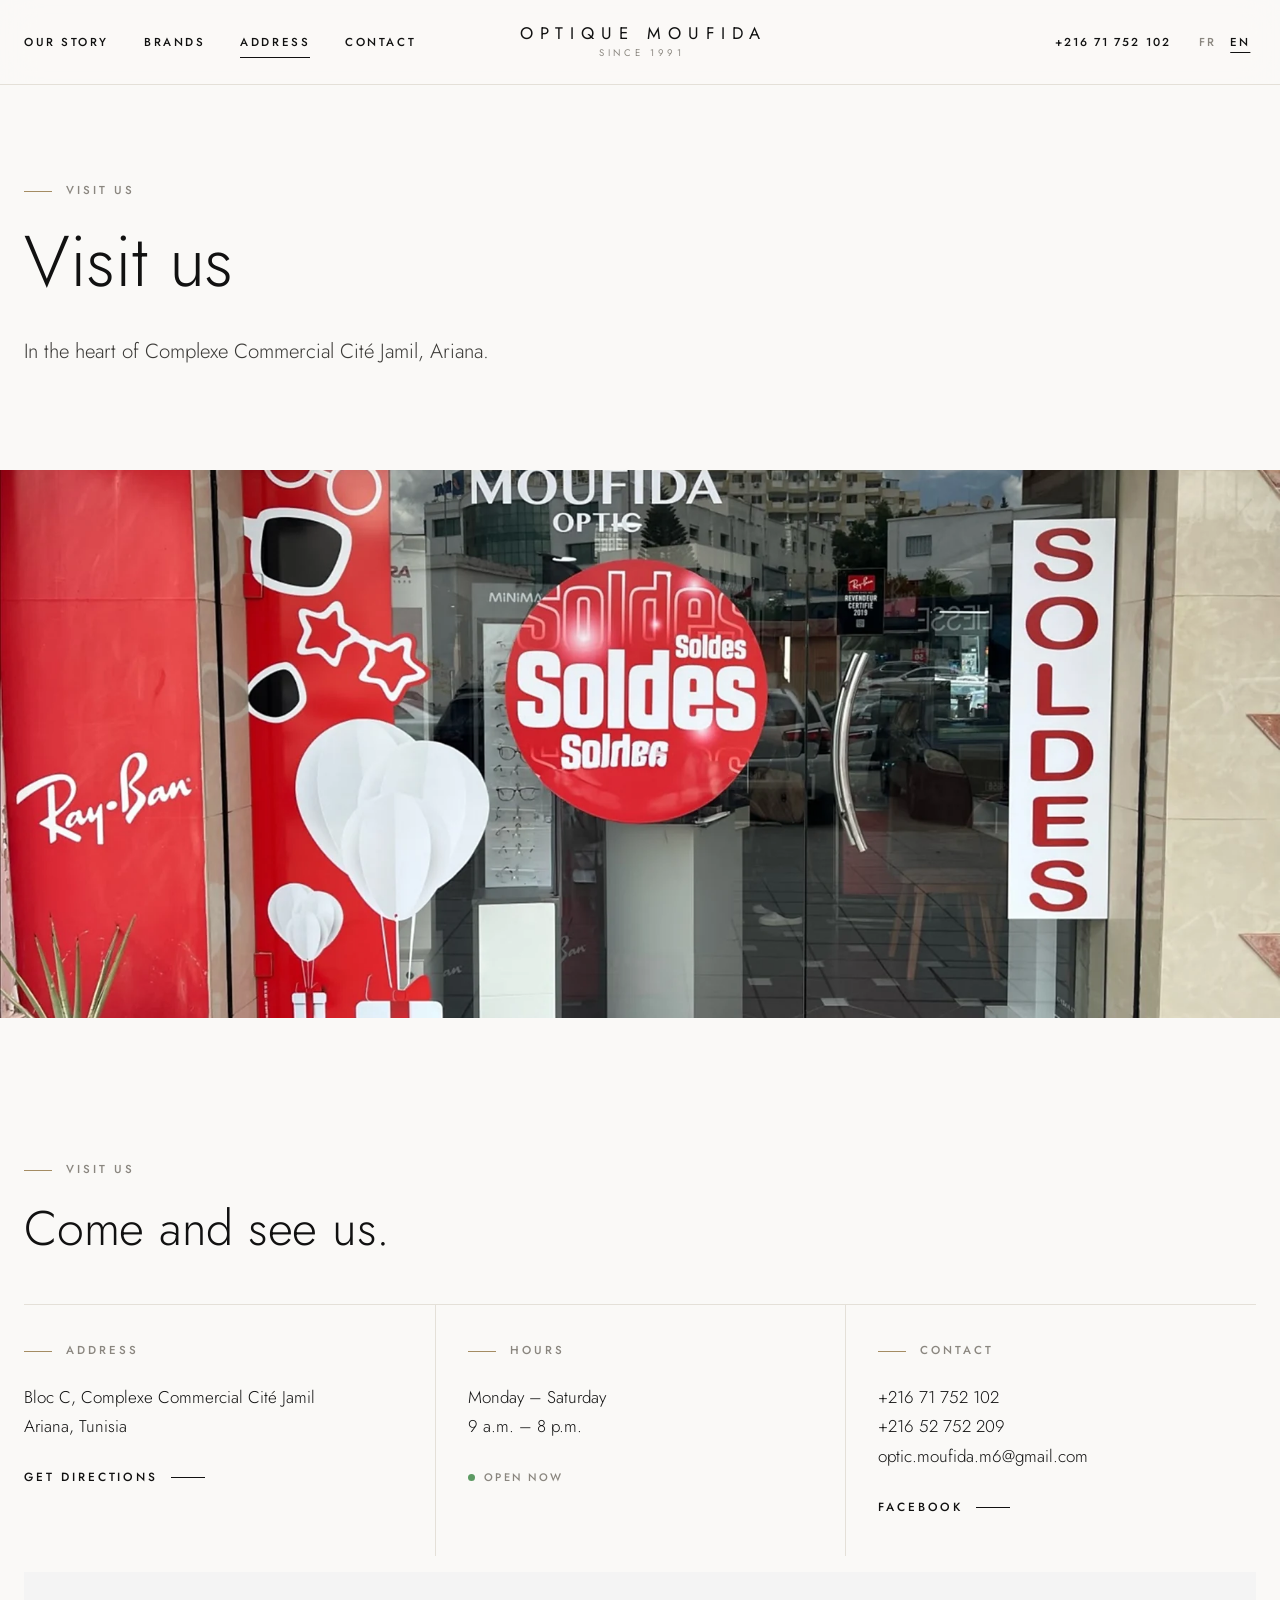
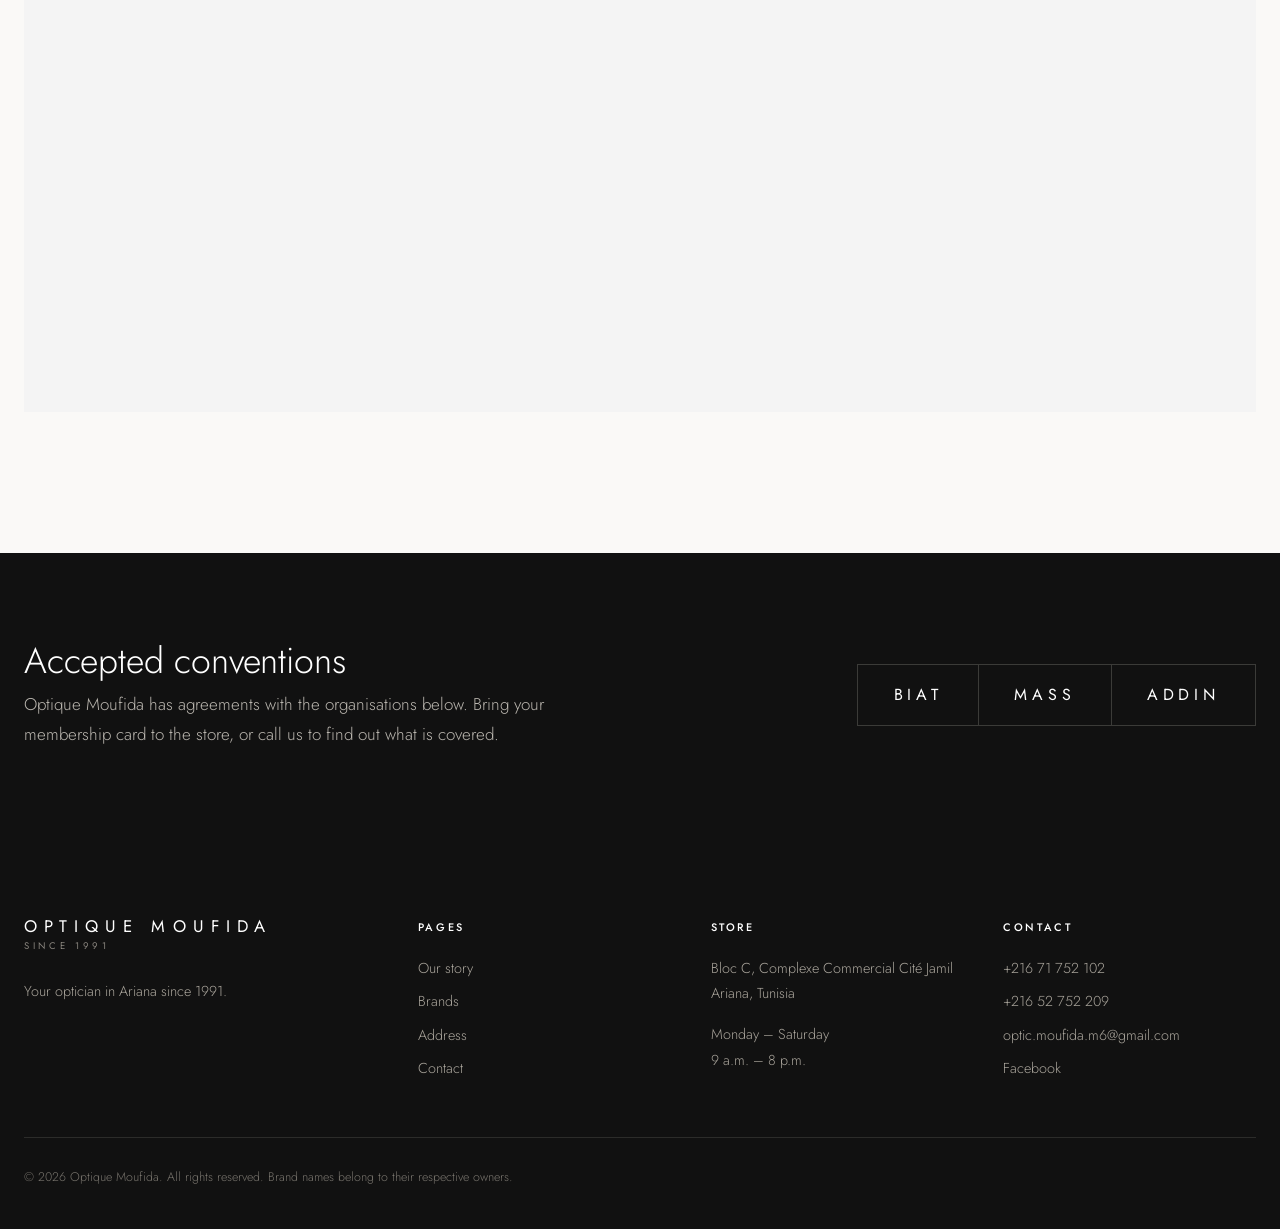
<file: address.html>
<!DOCTYPE html>
<html lang="fr" class="no-js">
<head>
<meta charset="utf-8">
<meta name="viewport" content="width=device-width, initial-scale=1">
<title>Adresse — Optique Moufida</title>
<meta name="description" content="Opticien familial à Ariana depuis 1991 : conseil personnalisé, grandes marques de lunettes de vue et de soleil, montures enfants, lentilles et réparations.">
<link rel="canonical" href="https://www.opticmoufida.com/address">
<meta property="og:type" content="website">
<meta property="og:title" content="Adresse — Optique Moufida">
<meta property="og:description" content="Opticien familial à Ariana depuis 1991 : conseil personnalisé, grandes marques de lunettes de vue et de soleil, montures enfants, lentilles et réparations.">
<meta property="og:image" content="https://www.opticmoufida.com/assets/img/hero.webp">
<meta name="theme-color" content="#faf9f7">
<link rel="icon" type="image/png" sizes="32x32" href="assets/img/icon-32.png">
<link rel="apple-touch-icon" href="assets/img/icon-180.png">
<link rel="preload" href="assets/fonts/jost-latin-300-normal.woff2" as="font" type="font/woff2" crossorigin>
<link rel="stylesheet" href="assets/css/style.css">
</head>
<body data-title="meta.address.title">
<a class="skip-link" href="#main" data-i18n="skip">Aller au contenu</a>
<header class="site-header is-solid">
  <div class="header-inner">
    <nav class="nav" id="site-nav" aria-label="Main">
      <a href="about.html" data-i18n="nav.about">Notre histoire</a>
      <a href="collection.html" data-i18n="nav.collection">Marques</a>
      <a href="address.html" data-i18n="nav.address" aria-current="page">Adresse</a>
      <a href="contact.html" data-i18n="nav.contact">Contact</a>
    </nav>
    <a class="wordmark" href="index.html" aria-label="Optique Moufida"><strong>Optique Moufida</strong><small data-i18n="brand.since">Depuis 1991</small></a>
    <div class="header-tools">
      <a class="call" href="tel:+21671752102">+216 71 752 102</a>
      <div class="lang-switch" role="group" aria-label="Langue / Language">
        <button type="button" data-lang="fr" aria-pressed="true">FR</button>
        <button type="button" data-lang="en" aria-pressed="false">EN</button>
      </div>
      <button class="menu-toggle" type="button" aria-controls="site-nav" aria-expanded="false" data-i18n-attr="aria-label:nav.menu" aria-label="Menu"><span></span><span></span><span></span></button>
    </div>
  </div>
</header>

<main id="main">
<section class="page-hero">
  <div class="container"><span class="label" data-i18n="visit.eyebrow">Nous rendre visite</span><h1 data-i18n="address.title">Nous rendre visite</h1><p class="lead" data-i18n="address.lead">Au cœur du Complexe Commercial Cité Jamil, à Ariana.</p></div>
</section>

<section><div class="media wide-media"><img src="assets/img/store-front.webp" alt="Optique Moufida — vitrine"></div></section>
<section class="section" id="visit">
  <div class="container">
    <span class="label reveal" data-i18n="visit.eyebrow">Nous rendre visite</span>
    <h2 class="reveal" data-i18n="visit.title">Passez nous voir.</h2>
    <div class="visit-grid reveal">
      <div><span class="label" data-i18n="visit.address">Adresse</span><p data-i18n-html="visit.addressValue">Bloc C, Complexe Commercial Cité Jamil<br>Ariana, Tunisie</p><a class="more" href="https://www.google.com/maps/dir/?api=1&destination=36.8475875,10.1664531" target="_blank" rel="noopener" data-i18n="visit.directions">Itinéraire</a></div>
      <div><span class="label" data-i18n="visit.hours">Horaires</span><p data-i18n-html="visit.hoursValue">Lundi – Samedi<br>9h00 – 20h00</p><span class="open-status"></span></div>
      <div><span class="label" data-i18n="visit.contact">Contact</span><p><a href="tel:+21671752102">+216 71 752 102</a><br><a href="tel:+21652752209">+216 52 752 209</a><br><a href="mailto:optic.moufida.m6@gmail.com">optic.moufida.m6@gmail.com</a></p><a class="more" href="https://www.facebook.com/OptiqueMoufida/" target="_blank" rel="noopener">Facebook</a></div>
    </div>
    <div class="map reveal"><iframe src="https://www.google.com/maps?q=36.8475875,10.1664531&z=17&output=embed" loading="lazy" referrerpolicy="no-referrer-when-downgrade" title="Google Maps"></iframe></div>
  </div>
</section>

<section class="section section--dark" id="conventions" style="padding:clamp(3.5rem,7vw,5.5rem) 0">
  <div class="container conv reveal">
    <div><h2 data-i18n="conv.title">Conventions acceptées</h2><p data-i18n="conv.text">Optique Moufida est conventionnée avec les organismes ci-dessous. Présentez votre carte d'adhérent en boutique, ou appelez-nous pour connaître les conditions de prise en charge.</p></div>
    <ul class="conv-list"><li>BIAT</li><li>MASS</li><li>ADDIN</li></ul>
  </div>
</section>

</main>
<footer class="site-footer">
  <div class="container">
    <div class="footer-grid">
      <div><a class="wordmark" href="index.html" aria-label="Optique Moufida"><strong>Optique Moufida</strong><small data-i18n="brand.since">Depuis 1991</small></a><p style="margin-top:1.4rem" data-i18n="footer.tagline">Votre opticien à Ariana depuis 1991.</p></div>
      <div>
        <h4 data-i18n="footer.explore">Pages</h4>
        <ul>
          <li><a href="about.html" data-i18n="nav.about">Notre histoire</a></li>
          <li><a href="collection.html" data-i18n="nav.collection">Marques</a></li>
          <li><a href="address.html" data-i18n="nav.address">Adresse</a></li>
          <li><a href="contact.html" data-i18n="nav.contact">Contact</a></li>
        </ul>
      </div>
      <div>
        <h4 data-i18n="footer.visit">Boutique</h4>
        <p data-i18n-html="visit.addressValue">Bloc C, Complexe Commercial Cité Jamil<br>Ariana, Tunisie</p>
        <p data-i18n-html="visit.hoursValue">Lundi – Samedi<br>9h00 – 20h00</p>
      </div>
      <div>
        <h4 data-i18n="footer.contact">Contact</h4>
        <ul>
          <li><a href="tel:+21671752102">+216 71 752 102</a></li>
          <li><a href="tel:+21652752209">+216 52 752 209</a></li>
          <li><a href="mailto:optic.moufida.m6@gmail.com">optic.moufida.m6@gmail.com</a></li>
          <li><a href="https://www.facebook.com/OptiqueMoufida/" target="_blank" rel="noopener" data-i18n="footer.follow">Facebook</a></li>
        </ul>
      </div>
    </div>
    <div class="footer-bottom">© <span data-year>2026</span> Optique Moufida. <span data-i18n="footer.rights">Tous droits réservés.</span> <span data-i18n="footer.brands">Les marques citées appartiennent à leurs propriétaires respectifs.</span></div>
  </div>
</footer>
<script src="assets/js/i18n.js"></script>
<script src="assets/js/brands.js"></script>
<script src="assets/js/reviews.js"></script>
<script src="assets/js/main.js"></script>
</body>
</html>
</file>
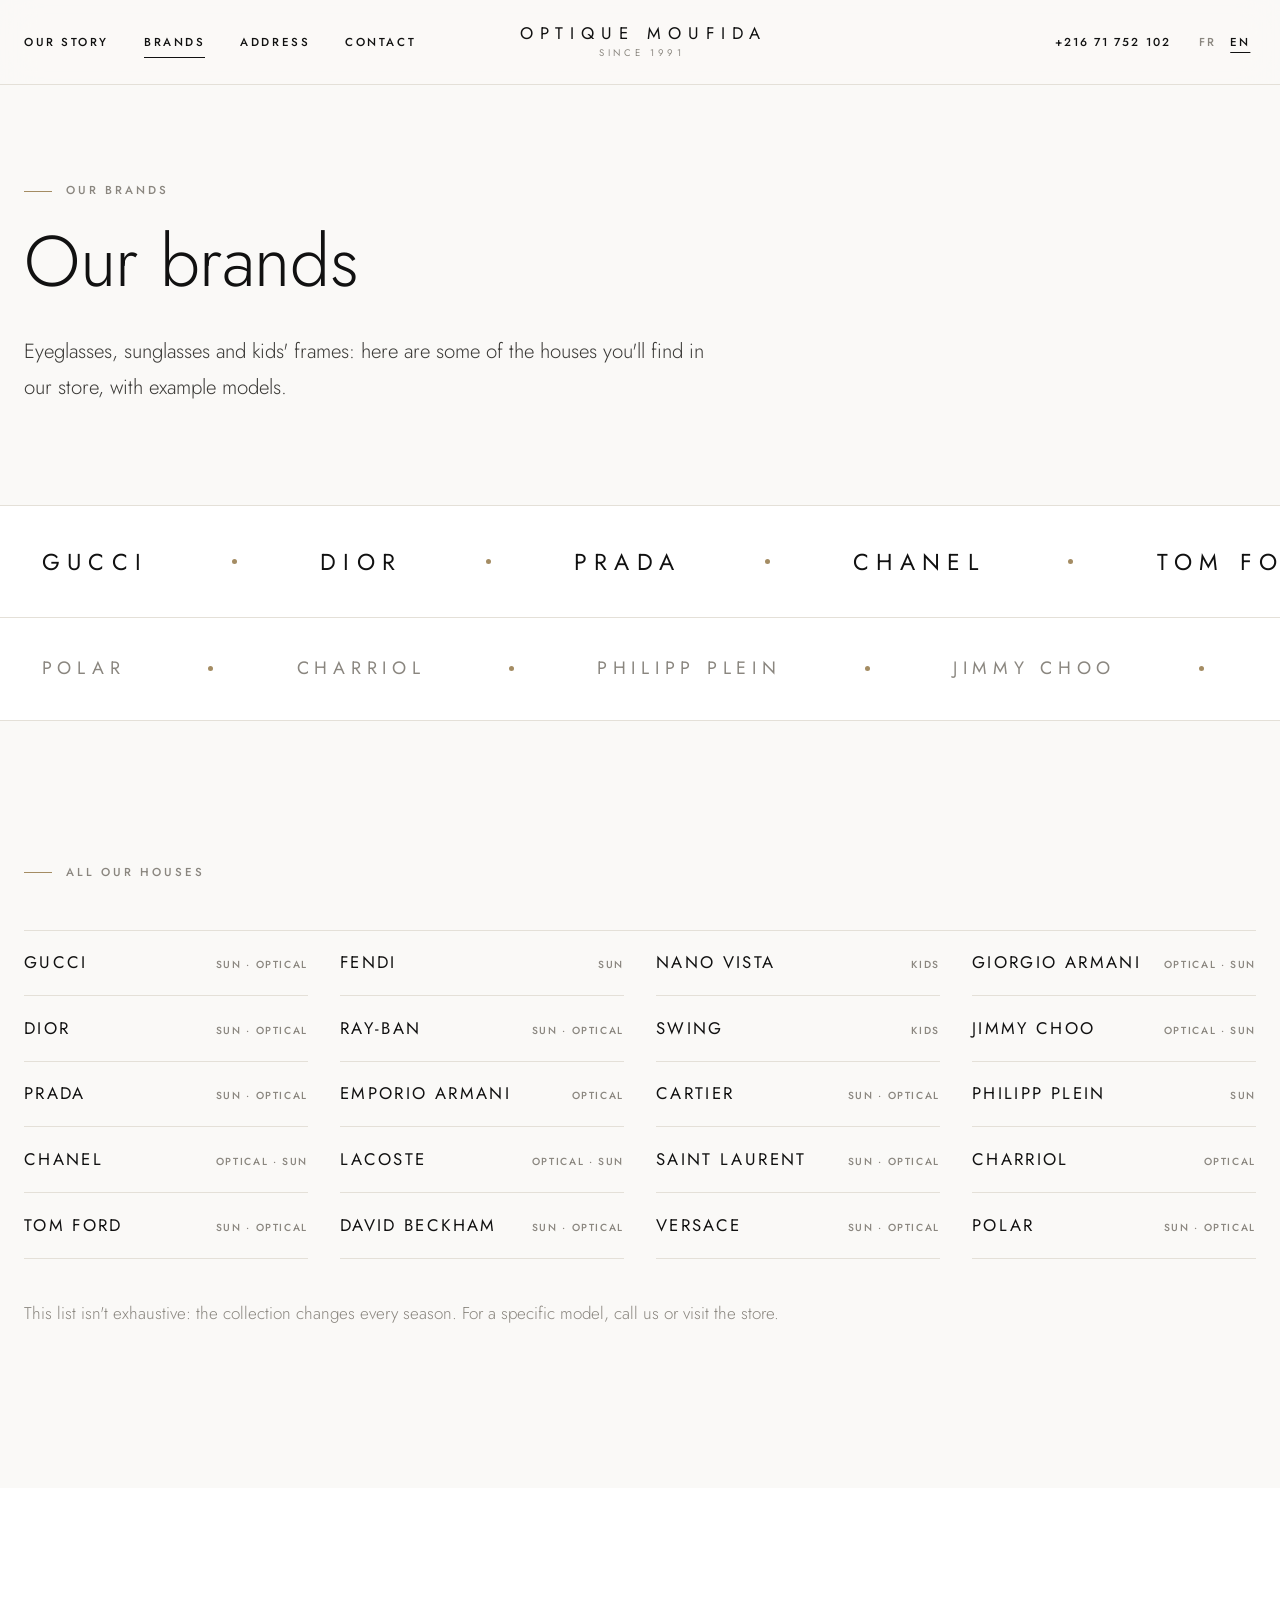
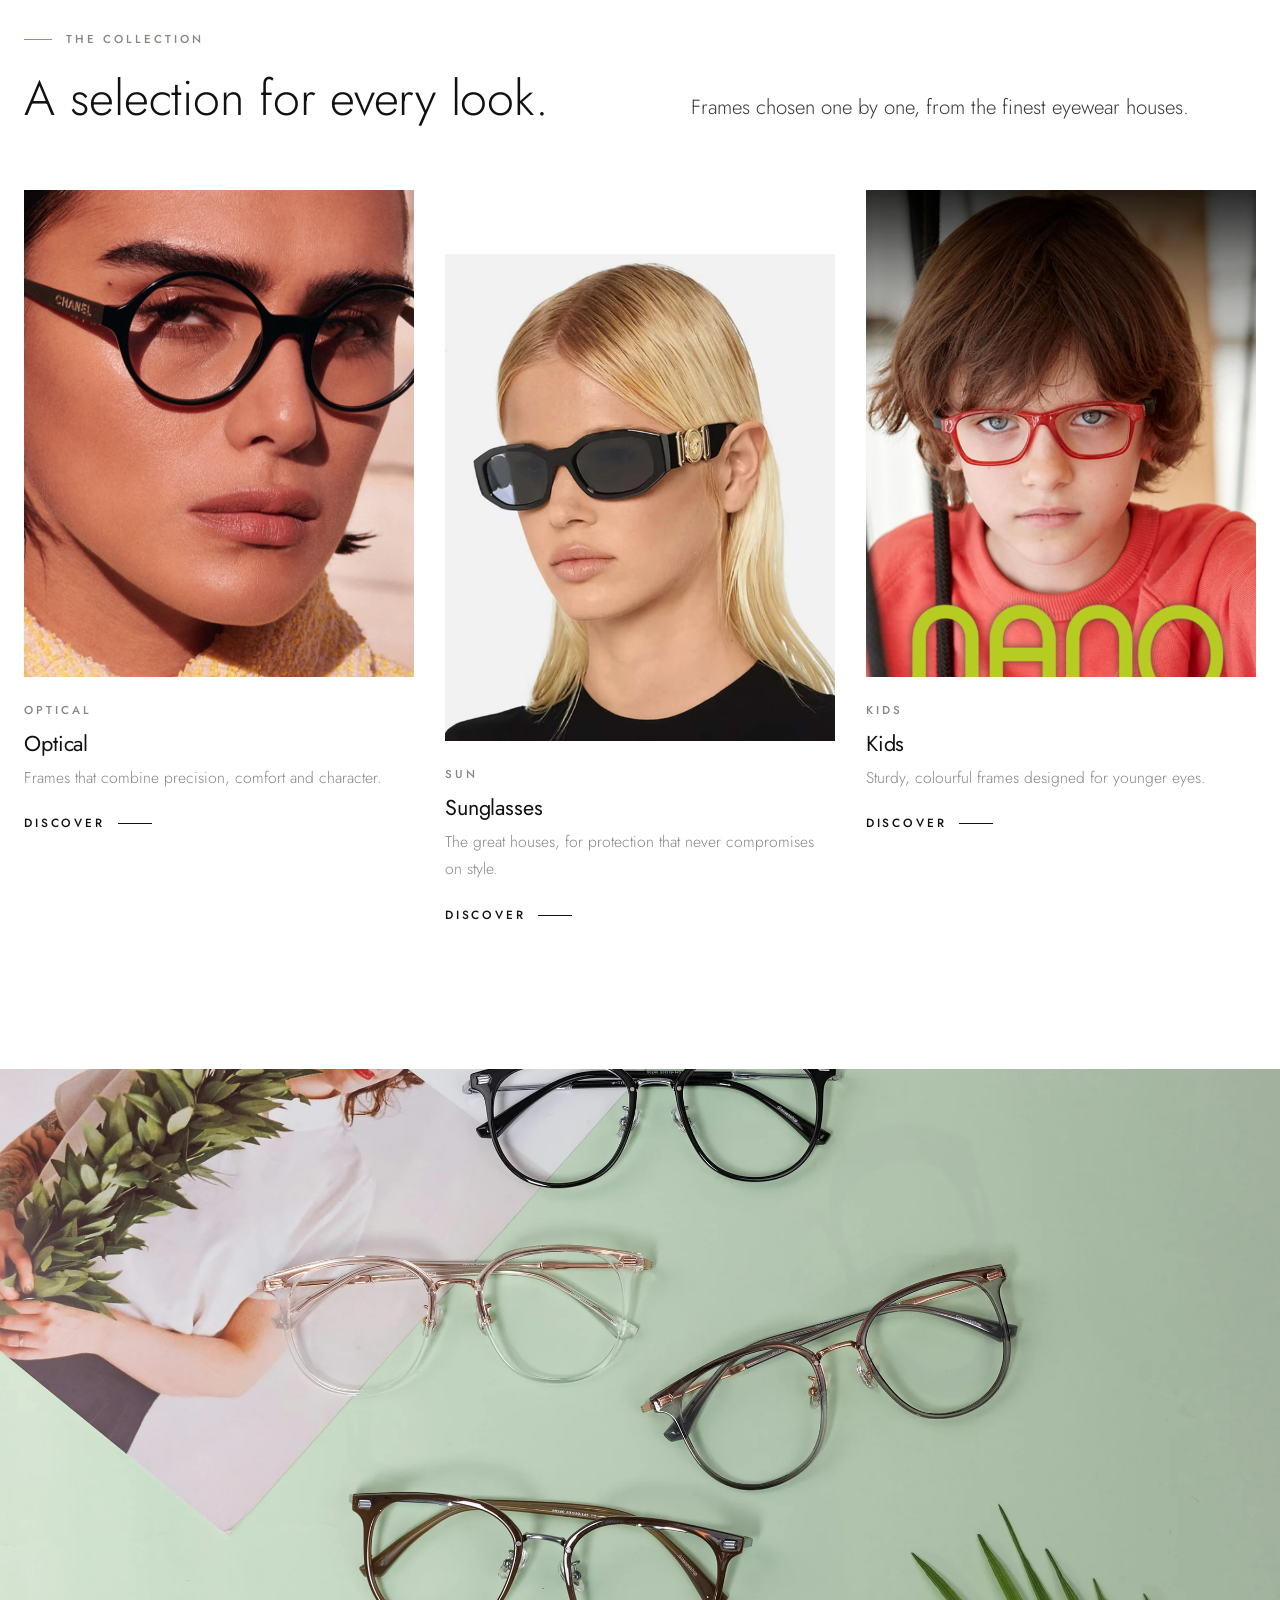
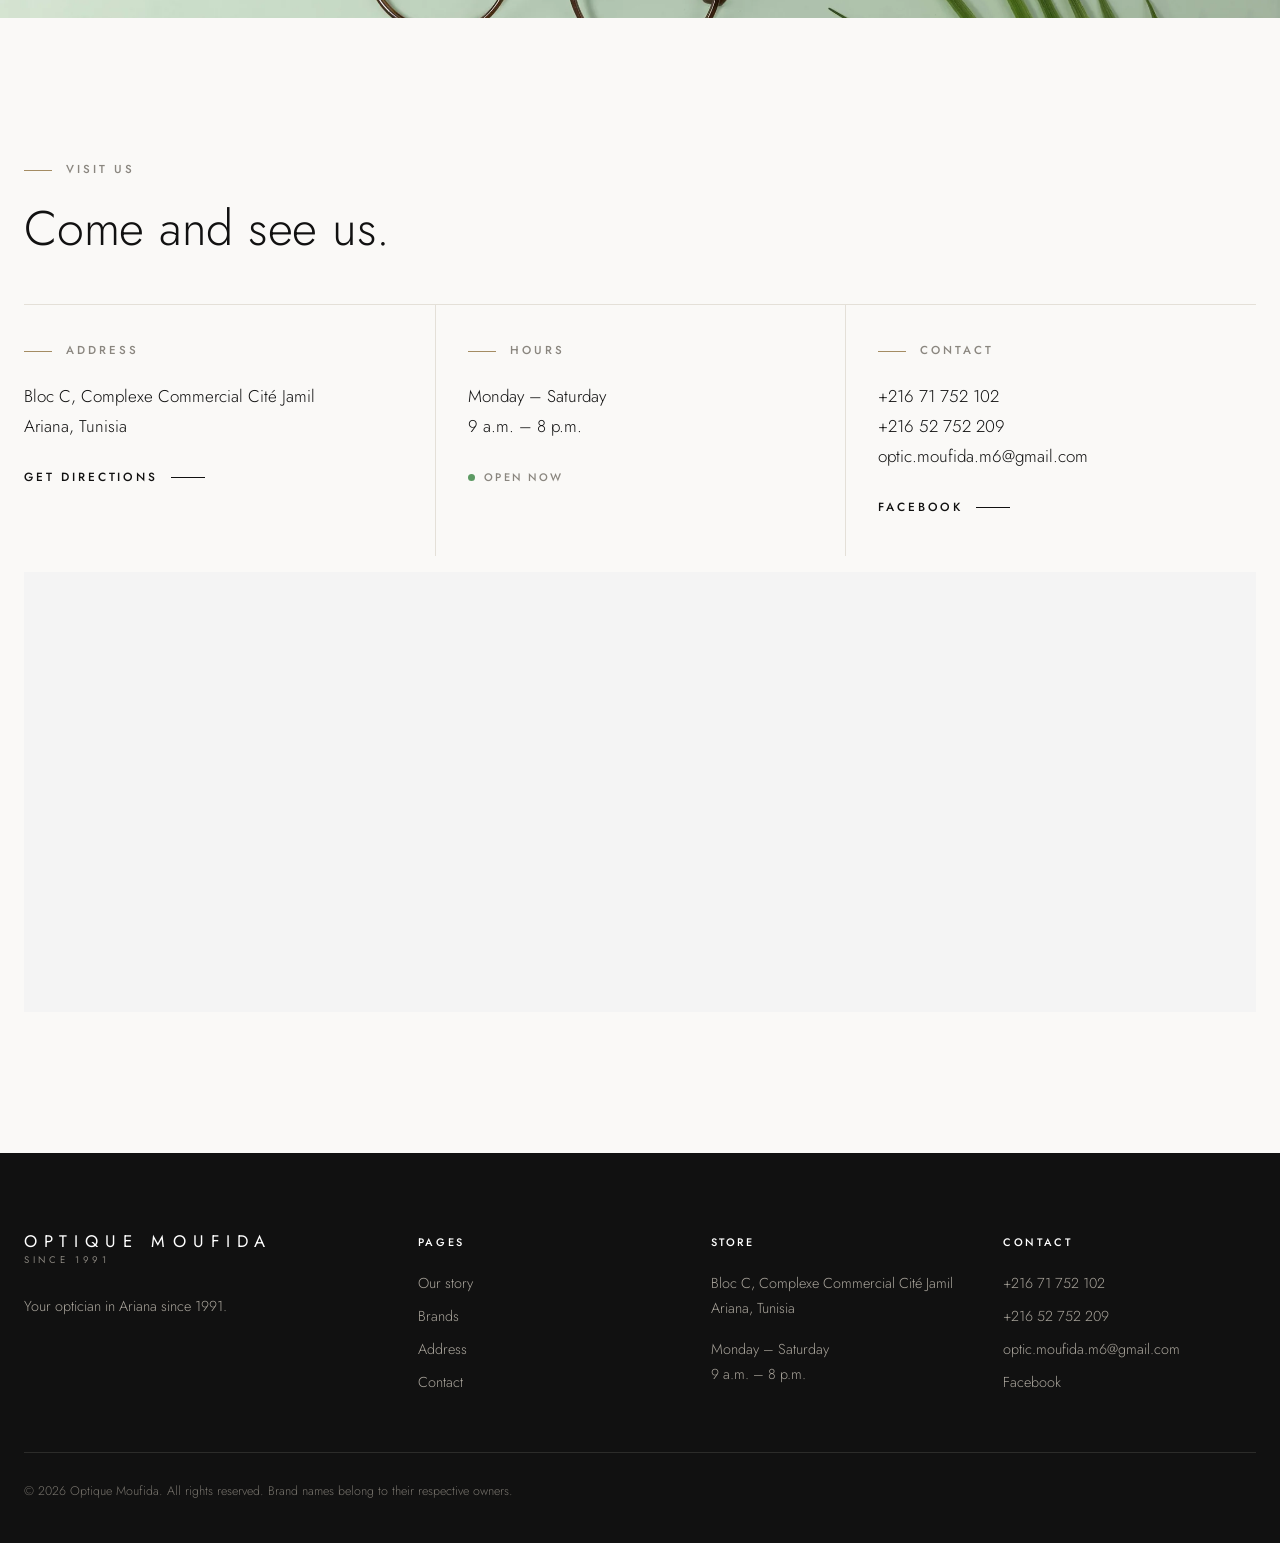
<file: cart.html>
<!DOCTYPE html>
<html lang="fr"><head><meta charset="utf-8"><title>Optique Moufida</title>
<meta http-equiv="refresh" content="0; url=collection.html"><script>location.replace("collection.html");</script></head>
<body><a href="collection.html">collection.html</a></body></html>
</file>
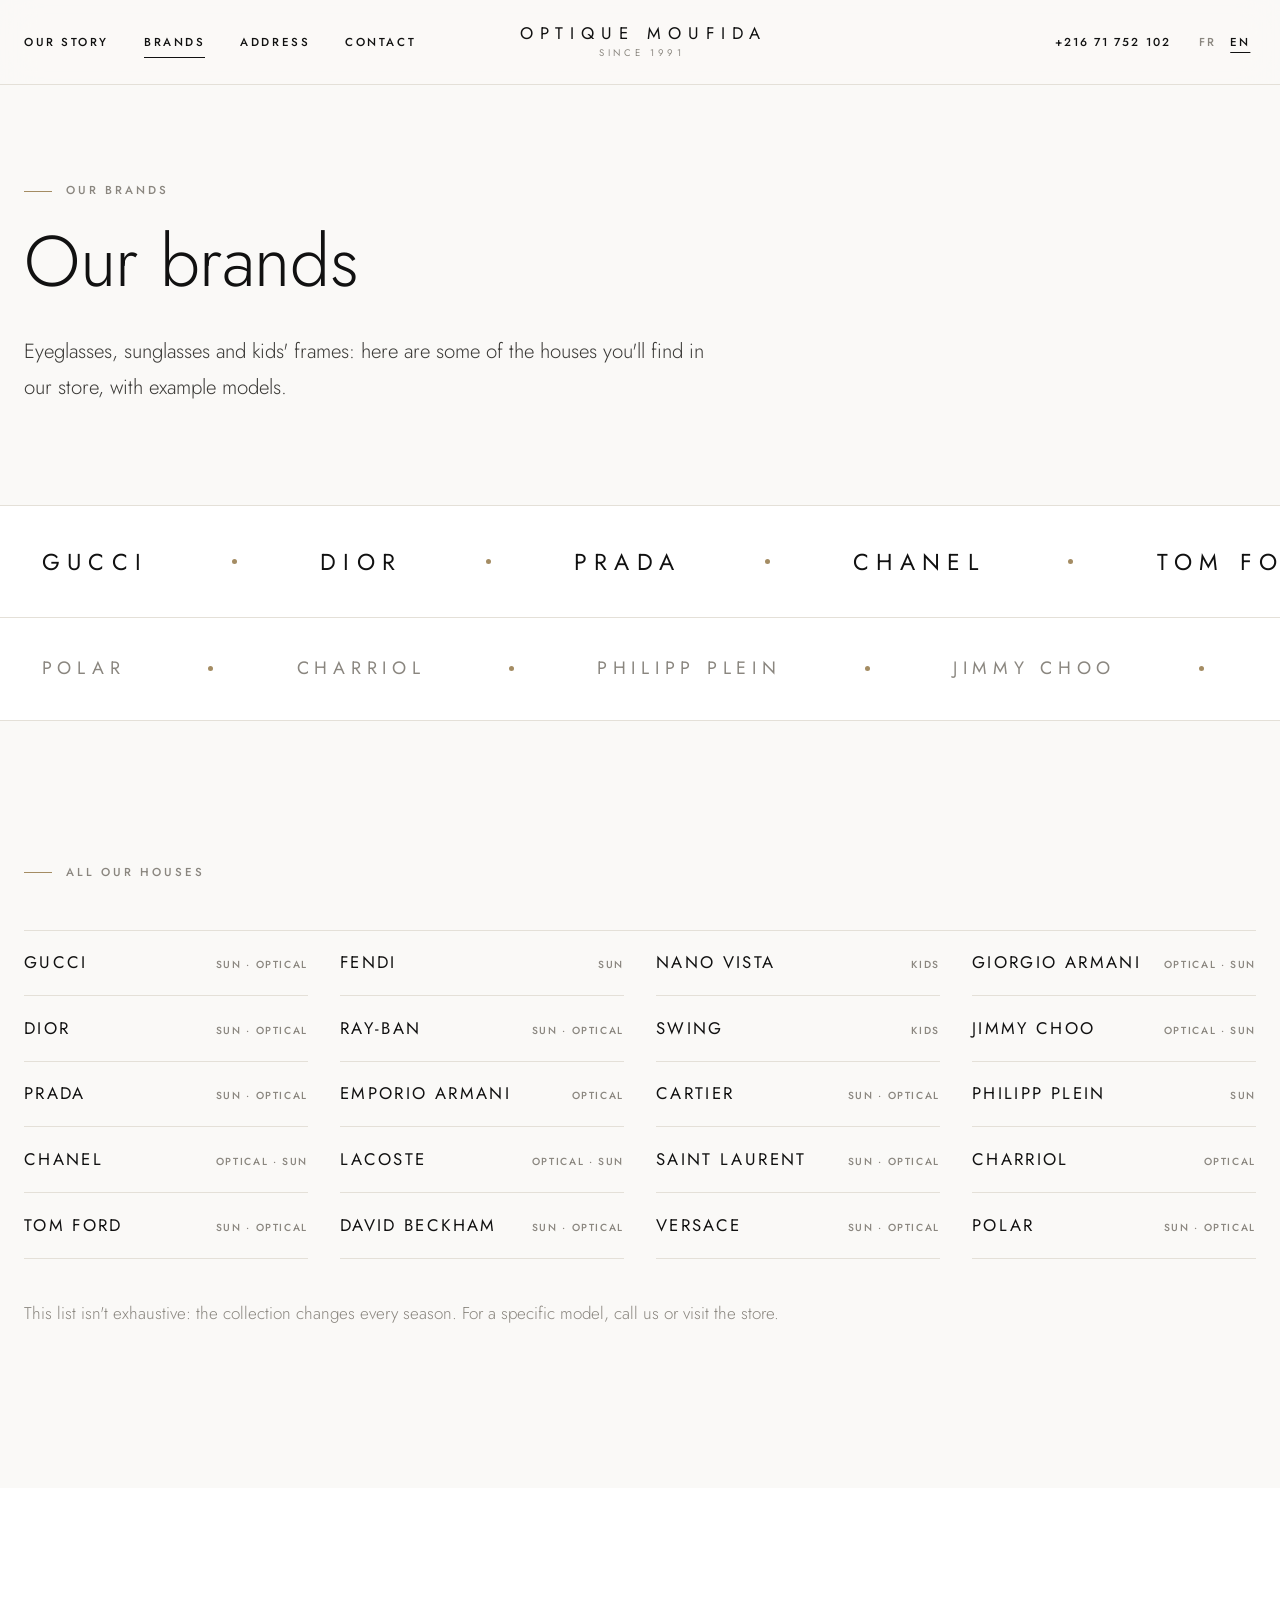
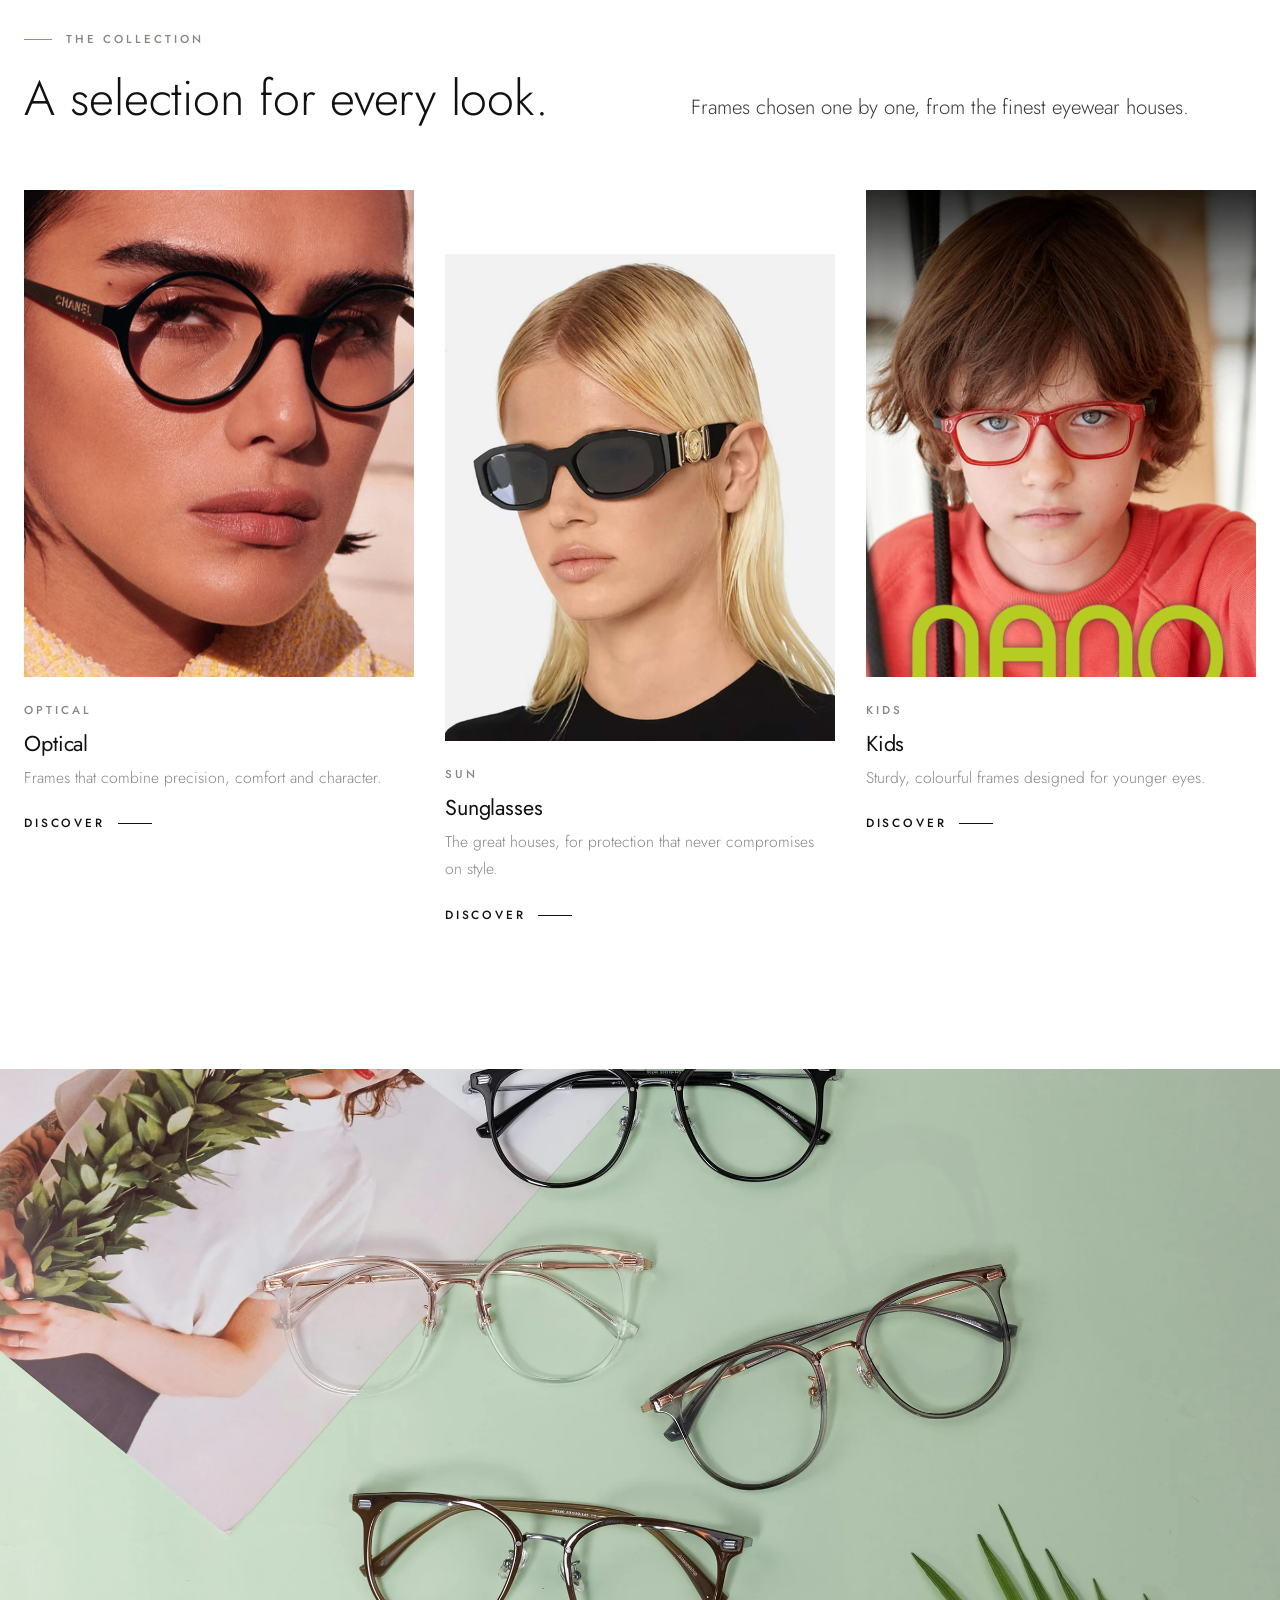
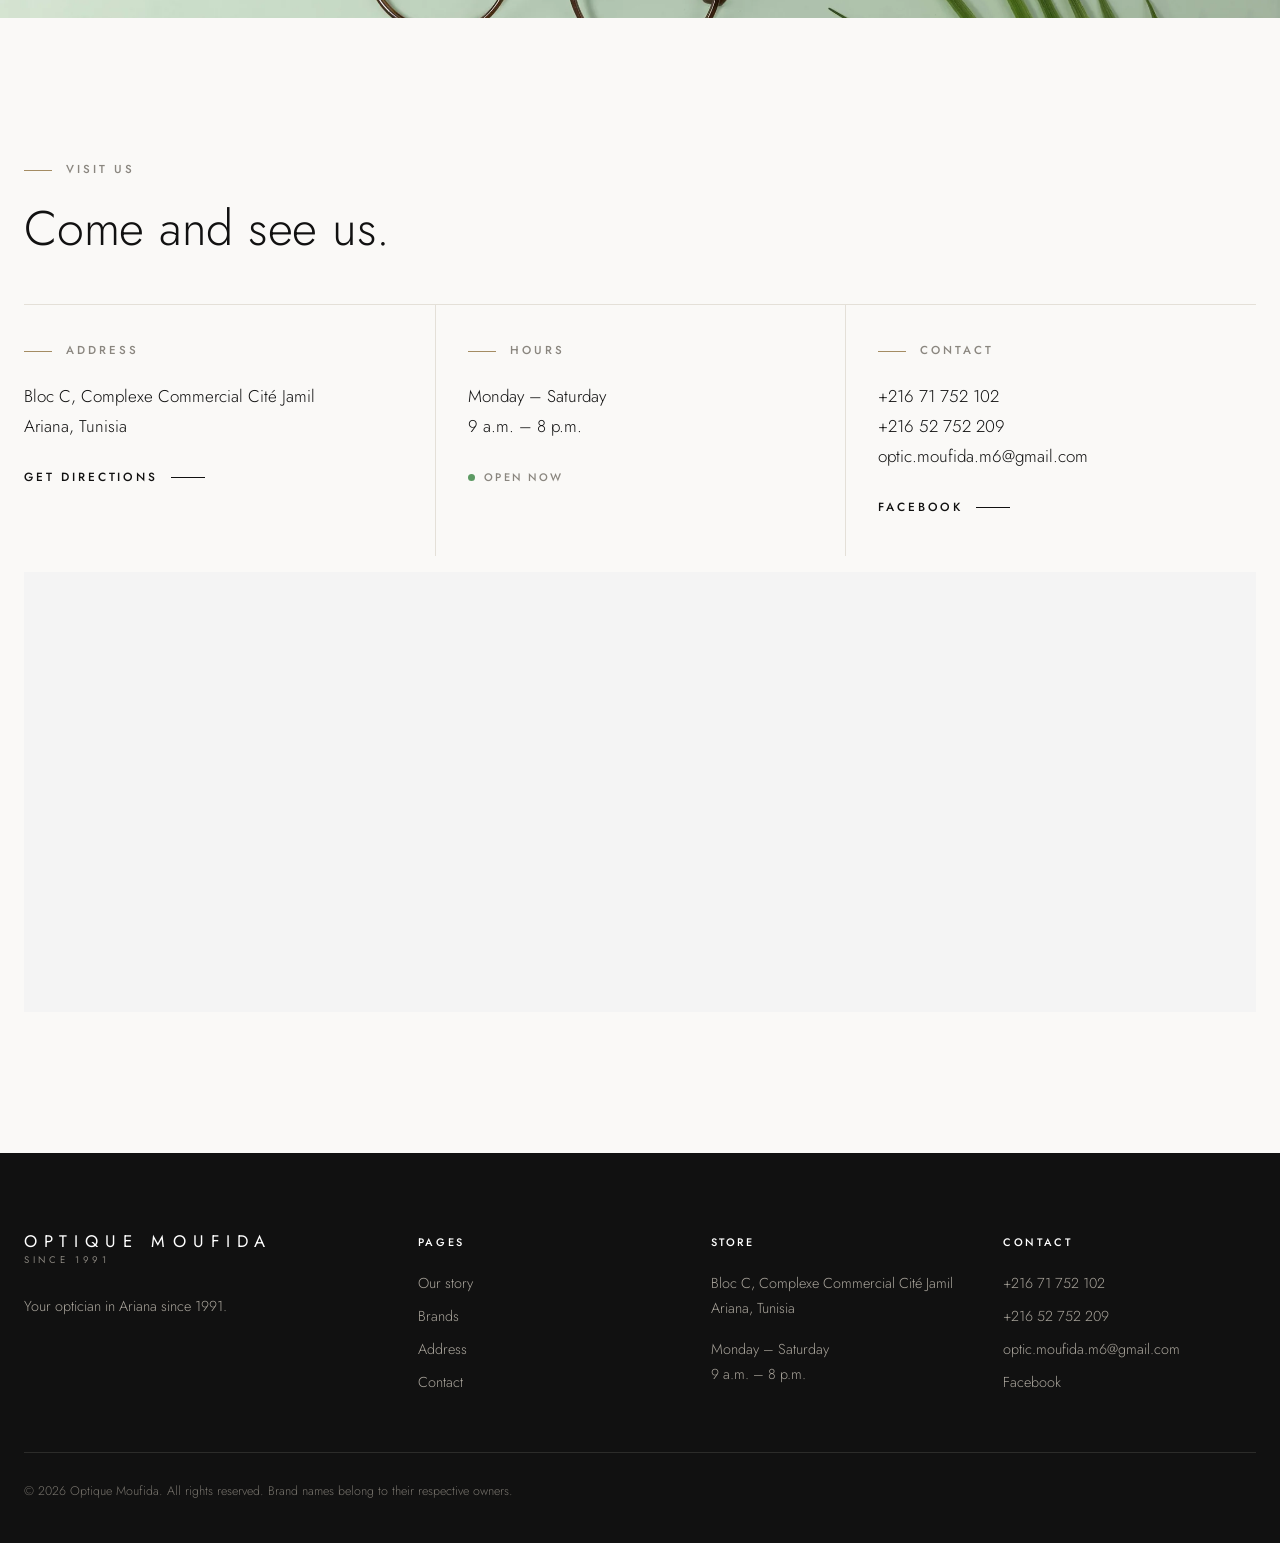
<file: collection.html>
<!DOCTYPE html>
<html lang="fr" class="no-js">
<head>
<meta charset="utf-8">
<meta name="viewport" content="width=device-width, initial-scale=1">
<title>Nos marques — Optique Moufida</title>
<meta name="description" content="Opticien familial à Ariana depuis 1991 : conseil personnalisé, grandes marques de lunettes de vue et de soleil, montures enfants, lentilles et réparations.">
<link rel="canonical" href="https://www.opticmoufida.com/collection">
<meta property="og:type" content="website">
<meta property="og:title" content="Nos marques — Optique Moufida">
<meta property="og:description" content="Opticien familial à Ariana depuis 1991 : conseil personnalisé, grandes marques de lunettes de vue et de soleil, montures enfants, lentilles et réparations.">
<meta property="og:image" content="https://www.opticmoufida.com/assets/img/hero.webp">
<meta name="theme-color" content="#faf9f7">
<link rel="icon" type="image/png" sizes="32x32" href="assets/img/icon-32.png">
<link rel="apple-touch-icon" href="assets/img/icon-180.png">
<link rel="preload" href="assets/fonts/jost-latin-300-normal.woff2" as="font" type="font/woff2" crossorigin>
<link rel="stylesheet" href="assets/css/style.css">
</head>
<body data-title="meta.collection.title">
<a class="skip-link" href="#main" data-i18n="skip">Aller au contenu</a>
<header class="site-header is-solid">
  <div class="header-inner">
    <nav class="nav" id="site-nav" aria-label="Main">
      <a href="about.html" data-i18n="nav.about">Notre histoire</a>
      <a href="collection.html" data-i18n="nav.collection" aria-current="page">Marques</a>
      <a href="address.html" data-i18n="nav.address">Adresse</a>
      <a href="contact.html" data-i18n="nav.contact">Contact</a>
    </nav>
    <a class="wordmark" href="index.html" aria-label="Optique Moufida"><strong>Optique Moufida</strong><small data-i18n="brand.since">Depuis 1991</small></a>
    <div class="header-tools">
      <a class="call" href="tel:+21671752102">+216 71 752 102</a>
      <div class="lang-switch" role="group" aria-label="Langue / Language">
        <button type="button" data-lang="fr" aria-pressed="true">FR</button>
        <button type="button" data-lang="en" aria-pressed="false">EN</button>
      </div>
      <button class="menu-toggle" type="button" aria-controls="site-nav" aria-expanded="false" data-i18n-attr="aria-label:nav.menu" aria-label="Menu"><span></span><span></span><span></span></button>
    </div>
  </div>
</header>

<main id="main">
<section class="page-hero">
  <div class="container"><span class="label" data-i18n="brands.eyebrow">Nos marques</span><h1 data-i18n="collection.title">Nos marques</h1><p class="lead" data-i18n="collection.lead">Lunettes de vue, lunettes de soleil et montures enfants : voici quelques-unes des maisons que vous retrouverez chez nous, avec des exemples de modèles.</p></div>
</section>

<div class="roll" aria-label="Brands"><div class="roll-track"><span>Gucci</span><span>Dior</span><span>Prada</span><span>Chanel</span><span>Tom Ford</span><span>Fendi</span><span>Ray-Ban</span><span>Emporio Armani</span><span>Lacoste</span><span>David Beckham</span><span>Nano Vista</span><span>Swing</span><span>Cartier</span><span>Saint Laurent</span><span>Versace</span><span>Giorgio Armani</span><span>Jimmy Choo</span><span>Philipp Plein</span><span>Charriol</span><span>Polar</span><span>Gucci</span><span>Dior</span><span>Prada</span><span>Chanel</span><span>Tom Ford</span><span>Fendi</span><span>Ray-Ban</span><span>Emporio Armani</span><span>Lacoste</span><span>David Beckham</span><span>Nano Vista</span><span>Swing</span><span>Cartier</span><span>Saint Laurent</span><span>Versace</span><span>Giorgio Armani</span><span>Jimmy Choo</span><span>Philipp Plein</span><span>Charriol</span><span>Polar</span></div></div>
<div class="roll roll--reverse" aria-hidden="true"><div class="roll-track"><span>Polar</span><span>Charriol</span><span>Philipp Plein</span><span>Jimmy Choo</span><span>Giorgio Armani</span><span>Versace</span><span>Saint Laurent</span><span>Cartier</span><span>Swing</span><span>Nano Vista</span><span>David Beckham</span><span>Lacoste</span><span>Emporio Armani</span><span>Ray-Ban</span><span>Fendi</span><span>Tom Ford</span><span>Chanel</span><span>Prada</span><span>Dior</span><span>Gucci</span><span>Polar</span><span>Charriol</span><span>Philipp Plein</span><span>Jimmy Choo</span><span>Giorgio Armani</span><span>Versace</span><span>Saint Laurent</span><span>Cartier</span><span>Swing</span><span>Nano Vista</span><span>David Beckham</span><span>Lacoste</span><span>Emporio Armani</span><span>Ray-Ban</span><span>Fendi</span><span>Tom Ford</span><span>Chanel</span><span>Prada</span><span>Dior</span><span>Gucci</span></div></div>

<section class="section">
  <div class="container">
    <span class="label reveal" data-i18n="brandsPage.index">Toutes nos maisons</span>
    <ul class="brand-index reveal" id="brand-index"></ul>
    <p class="note reveal" data-i18n="brandsPage.note">Cette liste n'est pas exhaustive : la collection évolue chaque saison. Pour un modèle précis, appelez-nous ou passez en boutique.</p>
  </div>
</section>
<section class="section section--paper">
  <div class="container">
    <div class="split" style="align-items:end;margin-bottom:4rem">
      <div class="reveal"><span class="label" data-i18n="coll.eyebrow">La collection</span><h2 data-i18n="coll.title" style="margin:0">Une sélection pour chaque regard.</h2></div>
      <p class="lead reveal" data-i18n="coll.sub" style="margin:0">Des montures choisies une à une, parmi les plus belles maisons de lunetterie.</p>
    </div>
    <div class="collection"><a class="col-item reveal" href="collection.html"><div class="media"><img src="assets/img/col-optical.webp" alt="" loading="lazy"></div><span class="label" data-i18n="cat.optical">Vue</span><h3 data-i18n="coll.optical.title">Lunettes de vue</h3><p data-i18n="coll.optical.text">Des montures qui allient précision, confort et caractère.</p><span class="more" data-i18n="coll.cta">Découvrir</span></a><a class="col-item reveal" href="collection.html"><div class="media"><img src="assets/img/col-sun.webp" alt="" loading="lazy"></div><span class="label" data-i18n="cat.sun">Soleil</span><h3 data-i18n="coll.sun.title">Lunettes de soleil</h3><p data-i18n="coll.sun.text">Les grandes maisons, pour une protection qui ne sacrifie rien au style.</p><span class="more" data-i18n="coll.cta">Découvrir</span></a><a class="col-item reveal" href="collection.html"><div class="media"><img src="assets/img/col-kids.webp" alt="" loading="lazy"></div><span class="label" data-i18n="cat.kids">Enfants</span><h3 data-i18n="coll.kids.title">Enfants</h3><p data-i18n="coll.kids.text">Des montures solides et colorées, pensées pour les plus jeunes.</p><span class="more" data-i18n="coll.cta">Découvrir</span></a></div>
  </div>
</section>

<section>
  <div class="media wide-media"><img src="assets/img/atelier.webp" alt="" loading="lazy"></div>
</section>
<section class="section" id="visit">
  <div class="container">
    <span class="label reveal" data-i18n="visit.eyebrow">Nous rendre visite</span>
    <h2 class="reveal" data-i18n="visit.title">Passez nous voir.</h2>
    <div class="visit-grid reveal">
      <div><span class="label" data-i18n="visit.address">Adresse</span><p data-i18n-html="visit.addressValue">Bloc C, Complexe Commercial Cité Jamil<br>Ariana, Tunisie</p><a class="more" href="https://www.google.com/maps/dir/?api=1&destination=36.8475875,10.1664531" target="_blank" rel="noopener" data-i18n="visit.directions">Itinéraire</a></div>
      <div><span class="label" data-i18n="visit.hours">Horaires</span><p data-i18n-html="visit.hoursValue">Lundi – Samedi<br>9h00 – 20h00</p><span class="open-status"></span></div>
      <div><span class="label" data-i18n="visit.contact">Contact</span><p><a href="tel:+21671752102">+216 71 752 102</a><br><a href="tel:+21652752209">+216 52 752 209</a><br><a href="mailto:optic.moufida.m6@gmail.com">optic.moufida.m6@gmail.com</a></p><a class="more" href="https://www.facebook.com/OptiqueMoufida/" target="_blank" rel="noopener">Facebook</a></div>
    </div>
    <div class="map reveal"><iframe src="https://www.google.com/maps?q=36.8475875,10.1664531&z=17&output=embed" loading="lazy" referrerpolicy="no-referrer-when-downgrade" title="Google Maps"></iframe></div>
  </div>
</section>

</main>
<footer class="site-footer">
  <div class="container">
    <div class="footer-grid">
      <div><a class="wordmark" href="index.html" aria-label="Optique Moufida"><strong>Optique Moufida</strong><small data-i18n="brand.since">Depuis 1991</small></a><p style="margin-top:1.4rem" data-i18n="footer.tagline">Votre opticien à Ariana depuis 1991.</p></div>
      <div>
        <h4 data-i18n="footer.explore">Pages</h4>
        <ul>
          <li><a href="about.html" data-i18n="nav.about">Notre histoire</a></li>
          <li><a href="collection.html" data-i18n="nav.collection">Marques</a></li>
          <li><a href="address.html" data-i18n="nav.address">Adresse</a></li>
          <li><a href="contact.html" data-i18n="nav.contact">Contact</a></li>
        </ul>
      </div>
      <div>
        <h4 data-i18n="footer.visit">Boutique</h4>
        <p data-i18n-html="visit.addressValue">Bloc C, Complexe Commercial Cité Jamil<br>Ariana, Tunisie</p>
        <p data-i18n-html="visit.hoursValue">Lundi – Samedi<br>9h00 – 20h00</p>
      </div>
      <div>
        <h4 data-i18n="footer.contact">Contact</h4>
        <ul>
          <li><a href="tel:+21671752102">+216 71 752 102</a></li>
          <li><a href="tel:+21652752209">+216 52 752 209</a></li>
          <li><a href="mailto:optic.moufida.m6@gmail.com">optic.moufida.m6@gmail.com</a></li>
          <li><a href="https://www.facebook.com/OptiqueMoufida/" target="_blank" rel="noopener" data-i18n="footer.follow">Facebook</a></li>
        </ul>
      </div>
    </div>
    <div class="footer-bottom">© <span data-year>2026</span> Optique Moufida. <span data-i18n="footer.rights">Tous droits réservés.</span> <span data-i18n="footer.brands">Les marques citées appartiennent à leurs propriétaires respectifs.</span></div>
  </div>
</footer>
<script src="assets/js/i18n.js"></script>
<script src="assets/js/brands.js"></script>
<script src="assets/js/reviews.js"></script>
<script src="assets/js/main.js"></script>
</body>
</html>
</file>
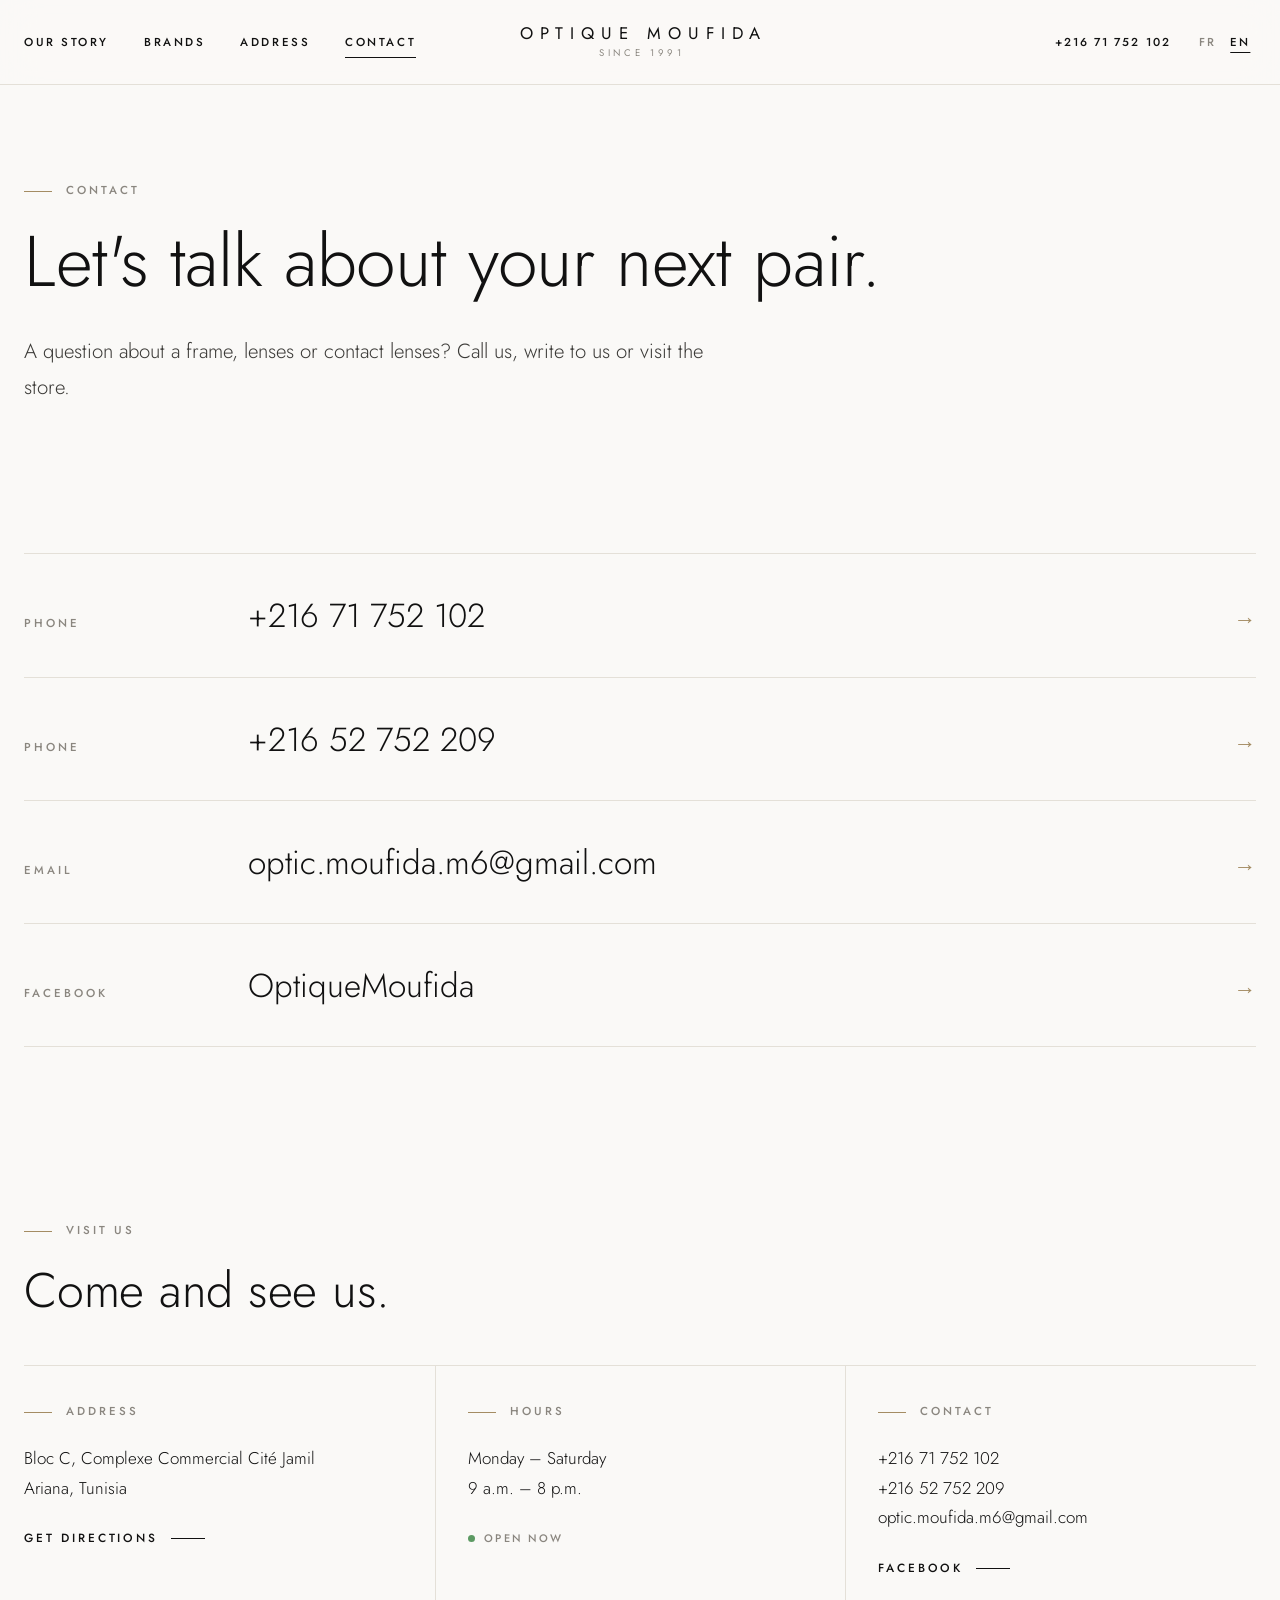
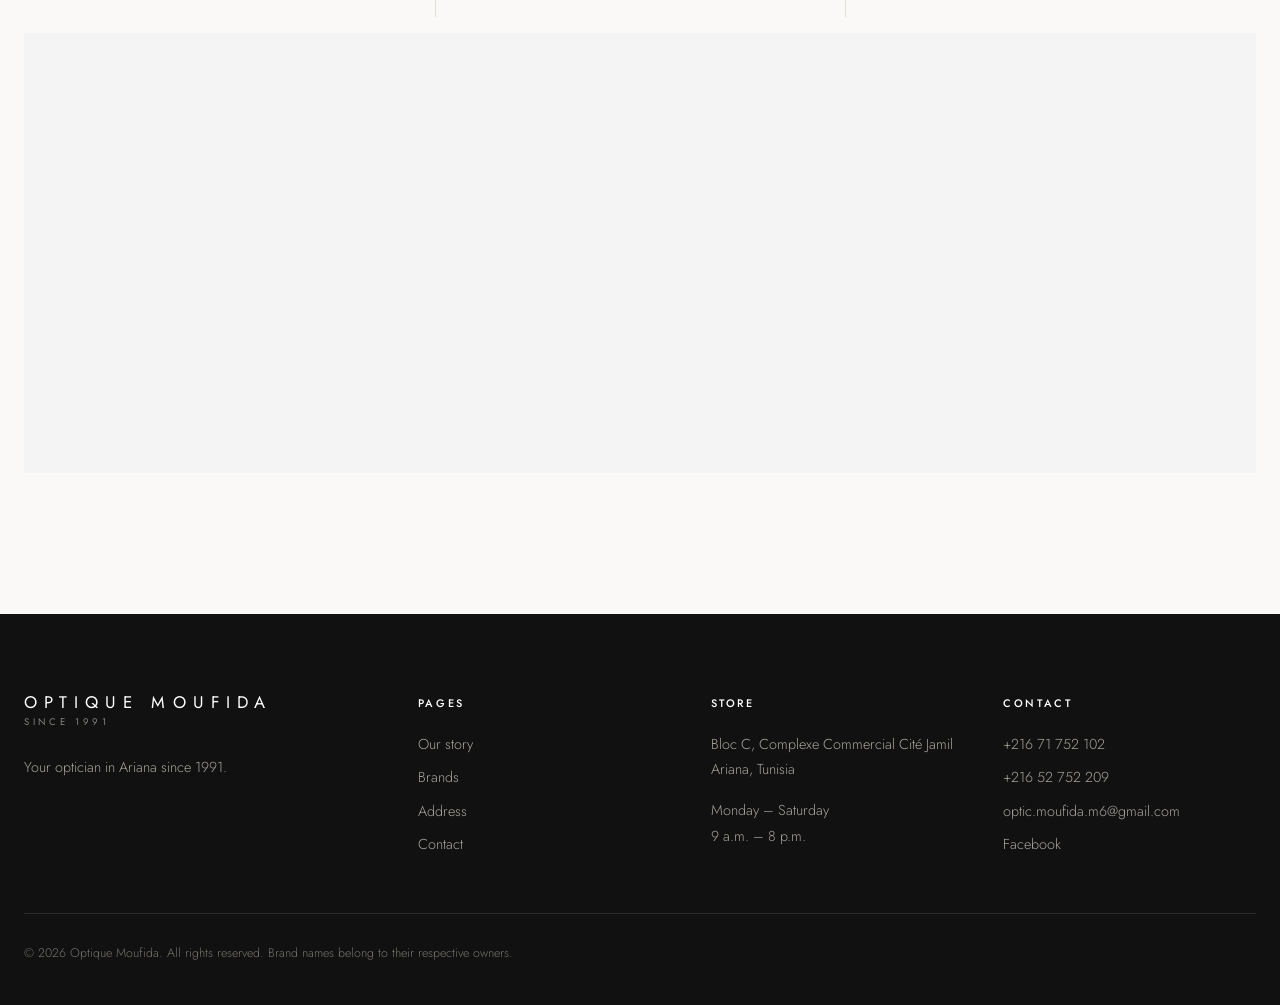
<file: contact.html>
<!DOCTYPE html>
<html lang="fr" class="no-js">
<head>
<meta charset="utf-8">
<meta name="viewport" content="width=device-width, initial-scale=1">
<title>Contact — Optique Moufida</title>
<meta name="description" content="Opticien familial à Ariana depuis 1991 : conseil personnalisé, grandes marques de lunettes de vue et de soleil, montures enfants, lentilles et réparations.">
<link rel="canonical" href="https://www.opticmoufida.com/contact">
<meta property="og:type" content="website">
<meta property="og:title" content="Contact — Optique Moufida">
<meta property="og:description" content="Opticien familial à Ariana depuis 1991 : conseil personnalisé, grandes marques de lunettes de vue et de soleil, montures enfants, lentilles et réparations.">
<meta property="og:image" content="https://www.opticmoufida.com/assets/img/hero.webp">
<meta name="theme-color" content="#faf9f7">
<link rel="icon" type="image/png" sizes="32x32" href="assets/img/icon-32.png">
<link rel="apple-touch-icon" href="assets/img/icon-180.png">
<link rel="preload" href="assets/fonts/jost-latin-300-normal.woff2" as="font" type="font/woff2" crossorigin>
<link rel="stylesheet" href="assets/css/style.css">
</head>
<body data-title="meta.contact.title">
<a class="skip-link" href="#main" data-i18n="skip">Aller au contenu</a>
<header class="site-header is-solid">
  <div class="header-inner">
    <nav class="nav" id="site-nav" aria-label="Main">
      <a href="about.html" data-i18n="nav.about">Notre histoire</a>
      <a href="collection.html" data-i18n="nav.collection">Marques</a>
      <a href="address.html" data-i18n="nav.address">Adresse</a>
      <a href="contact.html" data-i18n="nav.contact" aria-current="page">Contact</a>
    </nav>
    <a class="wordmark" href="index.html" aria-label="Optique Moufida"><strong>Optique Moufida</strong><small data-i18n="brand.since">Depuis 1991</small></a>
    <div class="header-tools">
      <a class="call" href="tel:+21671752102">+216 71 752 102</a>
      <div class="lang-switch" role="group" aria-label="Langue / Language">
        <button type="button" data-lang="fr" aria-pressed="true">FR</button>
        <button type="button" data-lang="en" aria-pressed="false">EN</button>
      </div>
      <button class="menu-toggle" type="button" aria-controls="site-nav" aria-expanded="false" data-i18n-attr="aria-label:nav.menu" aria-label="Menu"><span></span><span></span><span></span></button>
    </div>
  </div>
</header>

<main id="main">
<section class="page-hero">
  <div class="container"><span class="label" data-i18n="nav.contact">Contact</span><h1 data-i18n="contact.title">Parlons de votre prochaine paire.</h1><p class="lead" data-i18n="contact.lead">Une question sur un modèle, des verres ou des lentilles ? Appelez-nous, écrivez-nous ou passez en boutique.</p></div>
</section>

<section style="padding-bottom:2rem"><div class="container contact-rows reveal">
      <a href="tel:+21671752102"><span class="label" data-i18n="contact.phone">Téléphone</span><strong>+216 71 752 102</strong><em>→</em></a>
      <a href="tel:+21652752209"><span class="label" data-i18n="contact.phone">Téléphone</span><strong>+216 52 752 209</strong><em>→</em></a>
      <a href="mailto:optic.moufida.m6@gmail.com"><span class="label" data-i18n="contact.email">E-mail</span><strong>optic.moufida.m6@gmail.com</strong><em>→</em></a>
      <a href="https://www.facebook.com/OptiqueMoufida/" target="_blank" rel="noopener"><span class="label" data-i18n="contact.facebook">Facebook</span><strong>OptiqueMoufida</strong><em>→</em></a></div></section>
<section class="section" id="visit">
  <div class="container">
    <span class="label reveal" data-i18n="visit.eyebrow">Nous rendre visite</span>
    <h2 class="reveal" data-i18n="visit.title">Passez nous voir.</h2>
    <div class="visit-grid reveal">
      <div><span class="label" data-i18n="visit.address">Adresse</span><p data-i18n-html="visit.addressValue">Bloc C, Complexe Commercial Cité Jamil<br>Ariana, Tunisie</p><a class="more" href="https://www.google.com/maps/dir/?api=1&destination=36.8475875,10.1664531" target="_blank" rel="noopener" data-i18n="visit.directions">Itinéraire</a></div>
      <div><span class="label" data-i18n="visit.hours">Horaires</span><p data-i18n-html="visit.hoursValue">Lundi – Samedi<br>9h00 – 20h00</p><span class="open-status"></span></div>
      <div><span class="label" data-i18n="visit.contact">Contact</span><p><a href="tel:+21671752102">+216 71 752 102</a><br><a href="tel:+21652752209">+216 52 752 209</a><br><a href="mailto:optic.moufida.m6@gmail.com">optic.moufida.m6@gmail.com</a></p><a class="more" href="https://www.facebook.com/OptiqueMoufida/" target="_blank" rel="noopener">Facebook</a></div>
    </div>
    <div class="map reveal"><iframe src="https://www.google.com/maps?q=36.8475875,10.1664531&z=17&output=embed" loading="lazy" referrerpolicy="no-referrer-when-downgrade" title="Google Maps"></iframe></div>
  </div>
</section>

</main>
<footer class="site-footer">
  <div class="container">
    <div class="footer-grid">
      <div><a class="wordmark" href="index.html" aria-label="Optique Moufida"><strong>Optique Moufida</strong><small data-i18n="brand.since">Depuis 1991</small></a><p style="margin-top:1.4rem" data-i18n="footer.tagline">Votre opticien à Ariana depuis 1991.</p></div>
      <div>
        <h4 data-i18n="footer.explore">Pages</h4>
        <ul>
          <li><a href="about.html" data-i18n="nav.about">Notre histoire</a></li>
          <li><a href="collection.html" data-i18n="nav.collection">Marques</a></li>
          <li><a href="address.html" data-i18n="nav.address">Adresse</a></li>
          <li><a href="contact.html" data-i18n="nav.contact">Contact</a></li>
        </ul>
      </div>
      <div>
        <h4 data-i18n="footer.visit">Boutique</h4>
        <p data-i18n-html="visit.addressValue">Bloc C, Complexe Commercial Cité Jamil<br>Ariana, Tunisie</p>
        <p data-i18n-html="visit.hoursValue">Lundi – Samedi<br>9h00 – 20h00</p>
      </div>
      <div>
        <h4 data-i18n="footer.contact">Contact</h4>
        <ul>
          <li><a href="tel:+21671752102">+216 71 752 102</a></li>
          <li><a href="tel:+21652752209">+216 52 752 209</a></li>
          <li><a href="mailto:optic.moufida.m6@gmail.com">optic.moufida.m6@gmail.com</a></li>
          <li><a href="https://www.facebook.com/OptiqueMoufida/" target="_blank" rel="noopener" data-i18n="footer.follow">Facebook</a></li>
        </ul>
      </div>
    </div>
    <div class="footer-bottom">© <span data-year>2026</span> Optique Moufida. <span data-i18n="footer.rights">Tous droits réservés.</span> <span data-i18n="footer.brands">Les marques citées appartiennent à leurs propriétaires respectifs.</span></div>
  </div>
</footer>
<script src="assets/js/i18n.js"></script>
<script src="assets/js/brands.js"></script>
<script src="assets/js/reviews.js"></script>
<script src="assets/js/main.js"></script>
</body>
</html>
</file>
<file: assets/css/style.css>
/* Optique Moufida — modern minimal / quiet luxury */
@font-face { font-family: "Jost"; font-style: normal; font-weight: 300; font-display: swap; src: url("../fonts/jost-latin-ext-300-normal.woff2") format("woff2"); unicode-range: U+0100-02BA, U+02BD-02C5, U+02C7-02CC, U+02CE-02D7, U+02DD-02FF, U+0304, U+0308, U+0329, U+1D00-1DBF, U+1E00-1E9F, U+1EF2-1EFF, U+2020, U+20A0-20AB, U+20AD-20C0, U+2113, U+2C60-2C7F, U+A720-A7FF; }
@font-face { font-family: "Jost"; font-style: normal; font-weight: 300; font-display: swap; src: url("../fonts/jost-latin-300-normal.woff2") format("woff2"); unicode-range: U+0000-00FF, U+0131, U+0152-0153, U+02BB-02BC, U+02C6, U+02DA, U+02DC, U+0304, U+0308, U+0329, U+2000-206F, U+20AC, U+2122, U+2191, U+2193, U+2212, U+2215, U+FEFF, U+FFFD; }
@font-face { font-family: "Jost"; font-style: normal; font-weight: 400; font-display: swap; src: url("../fonts/jost-latin-ext-400-normal.woff2") format("woff2"); unicode-range: U+0100-02BA, U+02BD-02C5, U+02C7-02CC, U+02CE-02D7, U+02DD-02FF, U+0304, U+0308, U+0329, U+1D00-1DBF, U+1E00-1E9F, U+1EF2-1EFF, U+2020, U+20A0-20AB, U+20AD-20C0, U+2113, U+2C60-2C7F, U+A720-A7FF; }
@font-face { font-family: "Jost"; font-style: normal; font-weight: 400; font-display: swap; src: url("../fonts/jost-latin-400-normal.woff2") format("woff2"); unicode-range: U+0000-00FF, U+0131, U+0152-0153, U+02BB-02BC, U+02C6, U+02DA, U+02DC, U+0304, U+0308, U+0329, U+2000-206F, U+20AC, U+2122, U+2191, U+2193, U+2212, U+2215, U+FEFF, U+FFFD; }
@font-face { font-family: "Jost"; font-style: normal; font-weight: 500; font-display: swap; src: url("../fonts/jost-latin-ext-500-normal.woff2") format("woff2"); unicode-range: U+0100-02BA, U+02BD-02C5, U+02C7-02CC, U+02CE-02D7, U+02DD-02FF, U+0304, U+0308, U+0329, U+1D00-1DBF, U+1E00-1E9F, U+1EF2-1EFF, U+2020, U+20A0-20AB, U+20AD-20C0, U+2113, U+2C60-2C7F, U+A720-A7FF; }
@font-face { font-family: "Jost"; font-style: normal; font-weight: 500; font-display: swap; src: url("../fonts/jost-latin-500-normal.woff2") format("woff2"); unicode-range: U+0000-00FF, U+0131, U+0152-0153, U+02BB-02BC, U+02C6, U+02DA, U+02DC, U+0304, U+0308, U+0329, U+2000-206F, U+20AC, U+2122, U+2191, U+2193, U+2212, U+2215, U+FEFF, U+FFFD; }

:root {
  --bg: #faf9f7;
  --paper: #ffffff;
  --stone: #f1eee9;
  --ink: #111111;
  --text: #3b3a37;
  --muted: #8a867f;
  --line: #e4e0d8;
  --accent: #a48c63;           /* champagne */
  --max: 1320px;
  --font: "Jost", "Helvetica Neue", Arial, sans-serif;
  --ease: cubic-bezier(.2, .7, .2, 1);
}

*, *::before, *::after { box-sizing: border-box; }
html { scroll-behavior: smooth; -webkit-text-size-adjust: 100%; }
body {
  margin: 0; background: var(--bg); color: var(--text);
  font-family: var(--font); font-weight: 300; font-size: 17px; line-height: 1.75;
  -webkit-font-smoothing: antialiased; overflow-x: clip;
}
img, video { max-width: 100%; display: block; }
a { color: inherit; }
p { margin: 0 0 1.1em; }

h1, h2, h3 { color: var(--ink); font-weight: 300; margin: 0 0 .5em; letter-spacing: -.005em; }
h1 { font-size: clamp(2.6rem, 5.6vw, 5rem); line-height: 1.06; }
h2 { font-size: clamp(2rem, 3.8vw, 3.3rem); line-height: 1.12; }
h3 { font-size: 1.35rem; line-height: 1.3; font-weight: 400; }

.label {
  display: block; font-size: .72rem; font-weight: 500; letter-spacing: .26em; text-transform: uppercase;
  color: var(--muted); margin-bottom: 1.4rem;
}
.label::before { content: ""; display: inline-block; width: 28px; height: 1px; background: var(--accent); vertical-align: middle; margin-right: 14px; }
.center .label::before { display: none; }
.lead { font-size: clamp(1.1rem, 1.6vw, 1.3rem); color: var(--text); max-width: 34em; }
.center { text-align: center; }
.center .lead { margin-inline: auto; }

.container { width: min(100% - 3rem, var(--max)); margin-inline: auto; }
.narrow { width: min(100% - 3rem, 860px); margin-inline: auto; }
.section { padding: clamp(5rem, 11vw, 9rem) 0; }
.section--paper { background: var(--paper); }
.section--stone { background: var(--stone); }
.section--dark { background: var(--ink); color: #d9d6d0; }
.section--dark h2, .section--dark h3 { color: #fff; }
.section--dark .label { color: #a9a49b; }
.hr { height: 1px; background: var(--line); border: 0; margin: 0; }

.skip-link { position: absolute; left: -999px; top: 0; background: var(--ink); color: #fff; padding: .6rem 1rem; z-index: 200; }
.skip-link:focus { left: 1rem; top: 1rem; }

/* Buttons & links */
.btn {
  display: inline-flex; align-items: center; justify-content: center; gap: .8rem;
  padding: 1.05rem 2.1rem; border: 1px solid var(--ink); background: var(--ink); color: #fff;
  font: inherit; font-size: .74rem; font-weight: 500; letter-spacing: .24em; text-transform: uppercase; text-decoration: none;
  cursor: pointer; transition: background .35s var(--ease), color .35s var(--ease);
}
.btn:hover { background: transparent; color: var(--ink); }
.btn--line { background: transparent; color: var(--ink); }
.btn--line:hover { background: var(--ink); color: #fff; }
.btn--white { background: #fff; color: var(--ink); border-color: #fff; }
.btn--white:hover { background: transparent; color: #fff; }
.btn-row { display: flex; gap: .9rem; flex-wrap: wrap; margin-top: 2.4rem; }
.center .btn-row { justify-content: center; }
.more {
  display: inline-flex; align-items: center; gap: .8rem; text-decoration: none; color: var(--ink);
  font-size: .74rem; font-weight: 500; letter-spacing: .24em; text-transform: uppercase;
}
.more::after { content: ""; width: 34px; height: 1px; background: currentColor; transition: width .4s var(--ease); }
.more:hover::after { width: 56px; }

/* Header */
.site-header { position: fixed; top: 0; left: 0; right: 0; z-index: 60; transition: background .4s var(--ease), border-color .4s; border-bottom: 1px solid transparent; }
.site-header.is-scrolled, .site-header.is-solid {
  background: rgba(250, 249, 247, .82); -webkit-backdrop-filter: saturate(160%) blur(18px); backdrop-filter: saturate(160%) blur(18px);
  border-bottom-color: var(--line);
}
.header-inner { width: min(100% - 3rem, var(--max)); margin-inline: auto; height: 84px; display: grid; grid-template-columns: 1fr auto 1fr; align-items: center; gap: 1rem; }
.wordmark { justify-self: center; grid-column: 2; text-decoration: none; color: var(--ink); text-align: center; line-height: 1; }
.wordmark strong { display: block; font-weight: 400; font-size: 1.05rem; letter-spacing: .42em; margin-right: -.42em; text-transform: uppercase; }
.wordmark small { display: block; margin-top: 7px; font-size: .6rem; letter-spacing: .38em; margin-right: -.38em; text-transform: uppercase; color: var(--muted); font-weight: 400; }
.nav { grid-column: 1; grid-row: 1; display: flex; gap: 2.2rem; }
.nav a { text-decoration: none; font-size: .72rem; font-weight: 500; letter-spacing: .22em; text-transform: uppercase; color: var(--ink); padding: .4rem 0; position: relative; }
.nav a::after { content: ""; position: absolute; left: 0; bottom: 0; width: 0; height: 1px; background: currentColor; transition: width .35s var(--ease); }
.nav a:hover::after, .nav a[aria-current="page"]::after { width: 100%; }
.header-tools { grid-column: 3; justify-self: end; display: flex; align-items: center; gap: 1.4rem; }
.header-tools .call { font-size: .72rem; font-weight: 500; letter-spacing: .18em; text-decoration: none; color: var(--ink); }
.lang-switch { display: flex; gap: .2rem; }
.lang-switch button { border: 0; background: none; font: inherit; font-size: .72rem; font-weight: 500; letter-spacing: .18em; color: var(--muted); cursor: pointer; padding: .3rem .35rem; }
.lang-switch button[aria-pressed="true"] { color: var(--ink); text-decoration: underline; text-underline-offset: 6px; }
.menu-toggle { display: none; width: 44px; height: 44px; border: 0; background: none; cursor: pointer; padding: 12px 9px; }
.menu-toggle span { display: block; height: 1px; background: var(--ink); margin: 6px 0; transition: transform .3s, opacity .3s; }
.menu-open .menu-toggle span:nth-child(1) { transform: translateY(7px) rotate(45deg); }
.menu-open .menu-toggle span:nth-child(2) { opacity: 0; }
.menu-open .menu-toggle span:nth-child(3) { transform: translateY(-7px) rotate(-45deg); }

/* Hero (split) */
.hero { min-height: 100vh; min-height: 100svh; display: grid; grid-template-columns: 1fr 1fr; }
.hero-text { display: flex; flex-direction: column; justify-content: flex-end; padding: 140px clamp(1.5rem, 5vw, 6rem) clamp(3rem, 7vw, 6rem); }
.hero-text h1 { margin-bottom: .45em; }
.hero-text h1 em { font-style: normal; color: var(--accent); }
.hero-media { position: relative; overflow: hidden; background: var(--stone); }
.hero-media img { position: absolute; inset: 0; width: 100%; height: 100%; object-fit: cover; animation: slowzoom 22s var(--ease) both; }
@keyframes slowzoom { from { transform: scale(1.08); } to { transform: scale(1); } }
.hero-meta { display: flex; gap: 3rem; margin-top: 3.5rem; padding-top: 1.8rem; border-top: 1px solid var(--line); }
.hero-meta strong { display: block; font-size: 2rem; font-weight: 300; color: var(--ink); line-height: 1; }
.hero-meta span { font-size: .68rem; font-weight: 500; letter-spacing: .22em; text-transform: uppercase; color: var(--muted); }

/* Page hero */
.page-hero { padding: 180px 0 clamp(3rem, 6vw, 5rem); }
.page-hero h1 { max-width: 14em; }

/* Brand roll */
.roll { overflow: hidden; border-block: 1px solid var(--line); background: var(--paper); padding: 2.2rem 0; }
.roll-track { display: flex; width: max-content; animation: roll 60s linear infinite; }
.roll:hover .roll-track { animation-play-state: paused; }
.roll-track span {
  font-size: clamp(1.1rem, 1.8vw, 1.5rem); font-weight: 400; letter-spacing: .32em; text-transform: uppercase; color: var(--ink);
  padding: 0 2.6rem; white-space: nowrap; display: flex; align-items: center;
}
.roll-track span::after { content: ""; width: 5px; height: 5px; border-radius: 50%; background: var(--accent); margin-left: 5.2rem; }
.roll--reverse .roll-track { animation-direction: reverse; }
.roll--reverse { border-top: 0; }
.roll--reverse .roll-track span { color: var(--muted); font-size: clamp(.95rem, 1.4vw, 1.15rem); }
@keyframes roll { to { transform: translateX(-50%); } }

/* Split / story */
.split { display: grid; grid-template-columns: 1fr 1fr; gap: clamp(3rem, 8vw, 8rem); align-items: center; }
.split--wide { grid-template-columns: 1.15fr 1fr; }
.split .media { aspect-ratio: 4 / 5; }
.media { position: relative; overflow: hidden; background: var(--stone); }
.media img { position: absolute; inset: 0; width: 100%; height: 100%; object-fit: cover; transition: transform 1.4s var(--ease); }
.media--landscape { aspect-ratio: 4 / 3 !important; }
.stats { display: grid; grid-template-columns: repeat(3, 1fr); margin-top: 3rem; border-top: 1px solid var(--line); }
.stats div { padding: 1.6rem 1rem 0 0; }
.stats strong { display: block; font-size: clamp(2.2rem, 3.6vw, 3rem); font-weight: 300; line-height: 1; color: var(--ink); margin-bottom: .6rem; }
.stats span { font-size: .68rem; font-weight: 500; letter-spacing: .2em; text-transform: uppercase; color: var(--muted); }

/* Services — editorial numbered list */
.services { margin-top: 4rem; border-top: 1px solid var(--line); }
.service-row { display: grid; grid-template-columns: 90px 1fr 1.3fr; gap: 2rem; padding: 2.4rem 0; border-bottom: 1px solid var(--line); align-items: baseline; transition: padding .4s var(--ease); }
.service-row:hover { padding-left: .8rem; }
.service-row .num { font-size: .8rem; letter-spacing: .2em; color: var(--accent); font-weight: 500; }
.service-row h3 { margin: 0; font-size: clamp(1.3rem, 2.2vw, 1.75rem); font-weight: 300; }
.service-row p { margin: 0; color: var(--text); }

/* Collection examples */
.collection { display: grid; grid-template-columns: repeat(3, 1fr); gap: clamp(1rem, 2.4vw, 2rem); }
.col-item { text-decoration: none; color: inherit; display: block; }
.col-item .media { aspect-ratio: 4 / 5; margin-bottom: 1.4rem; }
.col-item:hover .media img { transform: scale(1.04); }
.col-item .label { margin-bottom: .6rem; }
.col-item .label::before { display: none; }
.col-item h3 { margin-bottom: .4rem; }
.col-item p { color: var(--muted); font-size: .98rem; margin-bottom: 1rem; }
.col-item:nth-child(2) { margin-top: 4rem; }

/* Film band */
.film { position: relative; aspect-ratio: 16 / 9; max-height: 82vh; width: 100%; overflow: hidden; background: #000; }
.film video { width: 100%; height: 100%; object-fit: cover; }
.film-caption { position: absolute; left: 0; right: 0; bottom: 0; padding: clamp(2rem, 5vw, 4.5rem); color: #fff; background: linear-gradient(0deg, rgba(0,0,0,.55), transparent); }
.film-caption h2 { color: #fff; margin: 0 0 1.2rem; max-width: 16em; }
.film-caption .label { color: rgba(255,255,255,.75); }
.film-caption .more { color: #fff; }

/* Atelier wide image */
.wide-media { aspect-ratio: 21 / 9; }

/* Reviews */
.reviews { display: grid; grid-template-columns: repeat(auto-fit, minmax(260px, 1fr)); gap: 0; margin-top: 3.5rem; border-top: 1px solid var(--line); text-align: left; }
.reviews.is-empty { display: none; }
.rating-card, .review-card { margin: 0; padding: 2.4rem 2rem 0 0; }
.rating-num { font-size: 4.5rem; font-weight: 300; line-height: 1; color: var(--ink); }
.stars { color: #d8d3ca; letter-spacing: 4px; font-size: 1rem; margin: .8rem 0; }
.star.on { color: var(--accent); }
.star.half { background: linear-gradient(90deg, var(--accent) 50%, #d8d3ca 50%); -webkit-background-clip: text; background-clip: text; color: transparent; }
.rating-meta { font-size: .72rem; letter-spacing: .2em; text-transform: uppercase; color: var(--muted); }
.review-card blockquote { margin: 0 0 1rem; font-size: 1.2rem; color: var(--ink); line-height: 1.6; }
.review-card figcaption { font-size: .72rem; letter-spacing: .2em; text-transform: uppercase; color: var(--muted); }

/* Team */
.team-list { list-style: none; padding: 0; margin: 2.5rem 0 0; border-top: 1px solid var(--line); }
.team-list li { display: flex; justify-content: space-between; align-items: baseline; gap: 1rem; padding: 1.3rem 0; border-bottom: 1px solid var(--line); }
.team-list strong { font-weight: 300; font-size: clamp(1.15rem, 1.8vw, 1.45rem); color: var(--ink); }
.team-list span { font-size: .68rem; font-weight: 500; letter-spacing: .22em; text-transform: uppercase; color: var(--accent); }

/* Conventions */
.conv { display: flex; align-items: center; justify-content: space-between; gap: 2rem; flex-wrap: wrap; }
.conv h2 { margin: 0; font-size: clamp(1.6rem, 2.8vw, 2.4rem); }
.conv p { margin: .6rem 0 0; max-width: 34em; color: #b9b5ae; }
.conv-list { display: flex; gap: 0; list-style: none; padding: 0; margin: 0; }
.conv-list li { padding: 1rem 2.2rem; border: 1px solid #3b3b38; margin-left: -1px; font-size: 1rem; font-weight: 400; letter-spacing: .3em; color: #fff; }

/* Visit */
.visit-grid { display: grid; grid-template-columns: repeat(3, 1fr); border-top: 1px solid var(--line); margin-top: 3rem; }
.visit-grid > div { padding: 2.2rem 2rem 2.2rem 0; }
.visit-grid > div + div { padding-left: 2rem; border-left: 1px solid var(--line); }
.visit-grid p { color: var(--ink); margin-bottom: 1.2rem; }
.visit-grid a:not(.more) { text-decoration: none; }
.visit-grid a:not(.more):hover { text-decoration: underline; }
.open-status { display: inline-flex; align-items: center; gap: .6rem; font-size: .68rem; font-weight: 500; letter-spacing: .2em; text-transform: uppercase; color: var(--muted); }
.open-status::before { content: ""; width: 7px; height: 7px; border-radius: 50%; background: var(--muted); }
.open-status.is-open::before { background: #5c9a63; }
.open-status.is-closed::before { background: #b65c4a; }
.map { margin-top: 1rem; height: 440px; background: var(--stone); filter: grayscale(1) contrast(1.05); }
.map iframe { width: 100%; height: 100%; border: 0; }

/* Brands page index */
.brand-index { columns: 4 220px; column-gap: 2rem; list-style: none; padding: 0; margin: 3rem 0 0; border-top: 1px solid var(--line); }
.brand-index li { break-inside: avoid; padding: 1.1rem 0; border-bottom: 1px solid var(--line); display: flex; justify-content: space-between; align-items: baseline; gap: .8rem; }
.brand-index strong { font-weight: 400; font-size: 1.05rem; letter-spacing: .14em; text-transform: uppercase; color: var(--ink); }
.brand-index span { font-size: .64rem; font-weight: 500; letter-spacing: .16em; text-transform: uppercase; color: var(--muted); white-space: nowrap; }
.note { margin-top: 2.5rem; color: var(--muted); }

/* Contact */
.contact-rows { margin-top: 3rem; border-top: 1px solid var(--line); }
.contact-rows a { display: grid; grid-template-columns: 200px 1fr auto; gap: 1.5rem; align-items: baseline; padding: 2rem 0; border-bottom: 1px solid var(--line); text-decoration: none; transition: padding .4s var(--ease); }
.contact-rows a:hover { padding-left: .8rem; }
.contact-rows .label { margin: 0; }
.contact-rows .label::before { display: none; }
.contact-rows strong { font-weight: 300; font-size: clamp(1.3rem, 2.6vw, 2.1rem); color: var(--ink); word-break: break-word; }
.contact-rows em { font-style: normal; font-size: 1.4rem; color: var(--accent); }

/* Footer */
.site-footer { background: var(--ink); color: #a9a49b; padding: 5rem 0 2.5rem; font-size: .9rem; }
.site-footer .wordmark { display: inline-block; color: #fff; text-align: left; }
.site-footer .wordmark strong { margin-right: 0; }
.footer-grid { display: grid; grid-template-columns: 1.4fr 1fr 1fr 1fr; gap: 2.5rem; padding-bottom: 3rem; border-bottom: 1px solid #2c2c2a; }
.footer-grid h4 { margin: 0 0 1.2rem; font-size: .68rem; font-weight: 500; letter-spacing: .24em; text-transform: uppercase; color: #fff; }
.footer-grid ul { list-style: none; padding: 0; margin: 0; }
.footer-grid li { margin-bottom: .5rem; }
.footer-grid a { text-decoration: none; }
.footer-grid a:hover { color: #fff; }
.footer-bottom { padding-top: 1.8rem; font-size: .78rem; color: #77736c; }

/* Reveal */
.reveal { opacity: 0; transform: translateY(30px); transition: opacity 1.2s var(--ease), transform 1.2s var(--ease); }
.reveal.is-visible { opacity: 1; transform: none; }
.no-js .reveal { opacity: 1; transform: none; }

/* Responsive */
@media (max-width: 1100px) {
  .header-tools .call { display: none; }
  .nav { gap: 1.4rem; }
  .footer-grid { grid-template-columns: 1fr 1fr; }
}
@media (max-width: 900px) {
  .header-inner { height: 70px; grid-template-columns: auto 1fr auto; }
  .wordmark { grid-column: 1; justify-self: start; text-align: left; }
  .wordmark strong { font-size: .9rem; letter-spacing: .3em; }
  .wordmark small { letter-spacing: .3em; }
  .header-tools { grid-column: 3; gap: .6rem; }
  .menu-toggle { display: block; }
  .nav {
    position: fixed; top: 70px; left: 0; right: 0; height: calc(100vh - 70px); height: calc(100dvh - 70px);
    flex-direction: column; gap: 0; padding: 2rem 1.5rem; background: var(--bg);
    opacity: 0; visibility: hidden; transition: opacity .3s, visibility .3s;
  }
  .site-header { -webkit-backdrop-filter: none; backdrop-filter: none; }
  .site-header.is-scrolled, .site-header.is-solid, .menu-open .site-header { background: var(--bg); }
  .nav a { font-size: 1.6rem; font-weight: 300; letter-spacing: .04em; text-transform: none; padding: 1.1rem 0; border-bottom: 1px solid var(--line); }
  .nav a::after { display: none; }
  .menu-open .nav { opacity: 1; visibility: visible; }
  .menu-open { overflow: hidden; }
  .hero { grid-template-columns: 1fr; min-height: 0; }
  .hero-media { order: -1; aspect-ratio: 4 / 4.6; margin-top: 70px; }
  .hero-text { padding: 2.8rem 1.5rem 4rem; }
  .split, .split--wide { grid-template-columns: 1fr; }
  .collection { grid-template-columns: 1fr; gap: 3rem; }
  .col-item:nth-child(2) { margin-top: 0; }
  .service-row { grid-template-columns: 50px 1fr; }
  .service-row p { grid-column: 2; }
  .visit-grid { grid-template-columns: 1fr; }
  .visit-grid > div, .visit-grid > div + div { padding: 1.8rem 0; border-left: 0; border-bottom: 1px solid var(--line); }
  .contact-rows a { grid-template-columns: 1fr auto; }
  .contact-rows .label { grid-column: 1 / -1; }
  .film { aspect-ratio: 4 / 5; max-height: none; }
  .wide-media { aspect-ratio: 4 / 3; }
  .page-hero { padding-top: 130px; }
}
@media (max-width: 560px) {
  body { font-size: 16px; }
  .footer-grid { grid-template-columns: 1fr; }
  .hero-meta { gap: 1.6rem; }
  .stats span, .hero-meta span { font-size: .6rem; letter-spacing: .16em; }
  .conv-list li { padding: .9rem 1.2rem; letter-spacing: .2em; }
  .lang-switch button { padding: .3rem .2rem; }
}
@media (prefers-reduced-motion: reduce) {
  *, *::before, *::after { animation: none !important; transition: none !important; }
  .reveal { opacity: 1; transform: none; }
}
</file>
